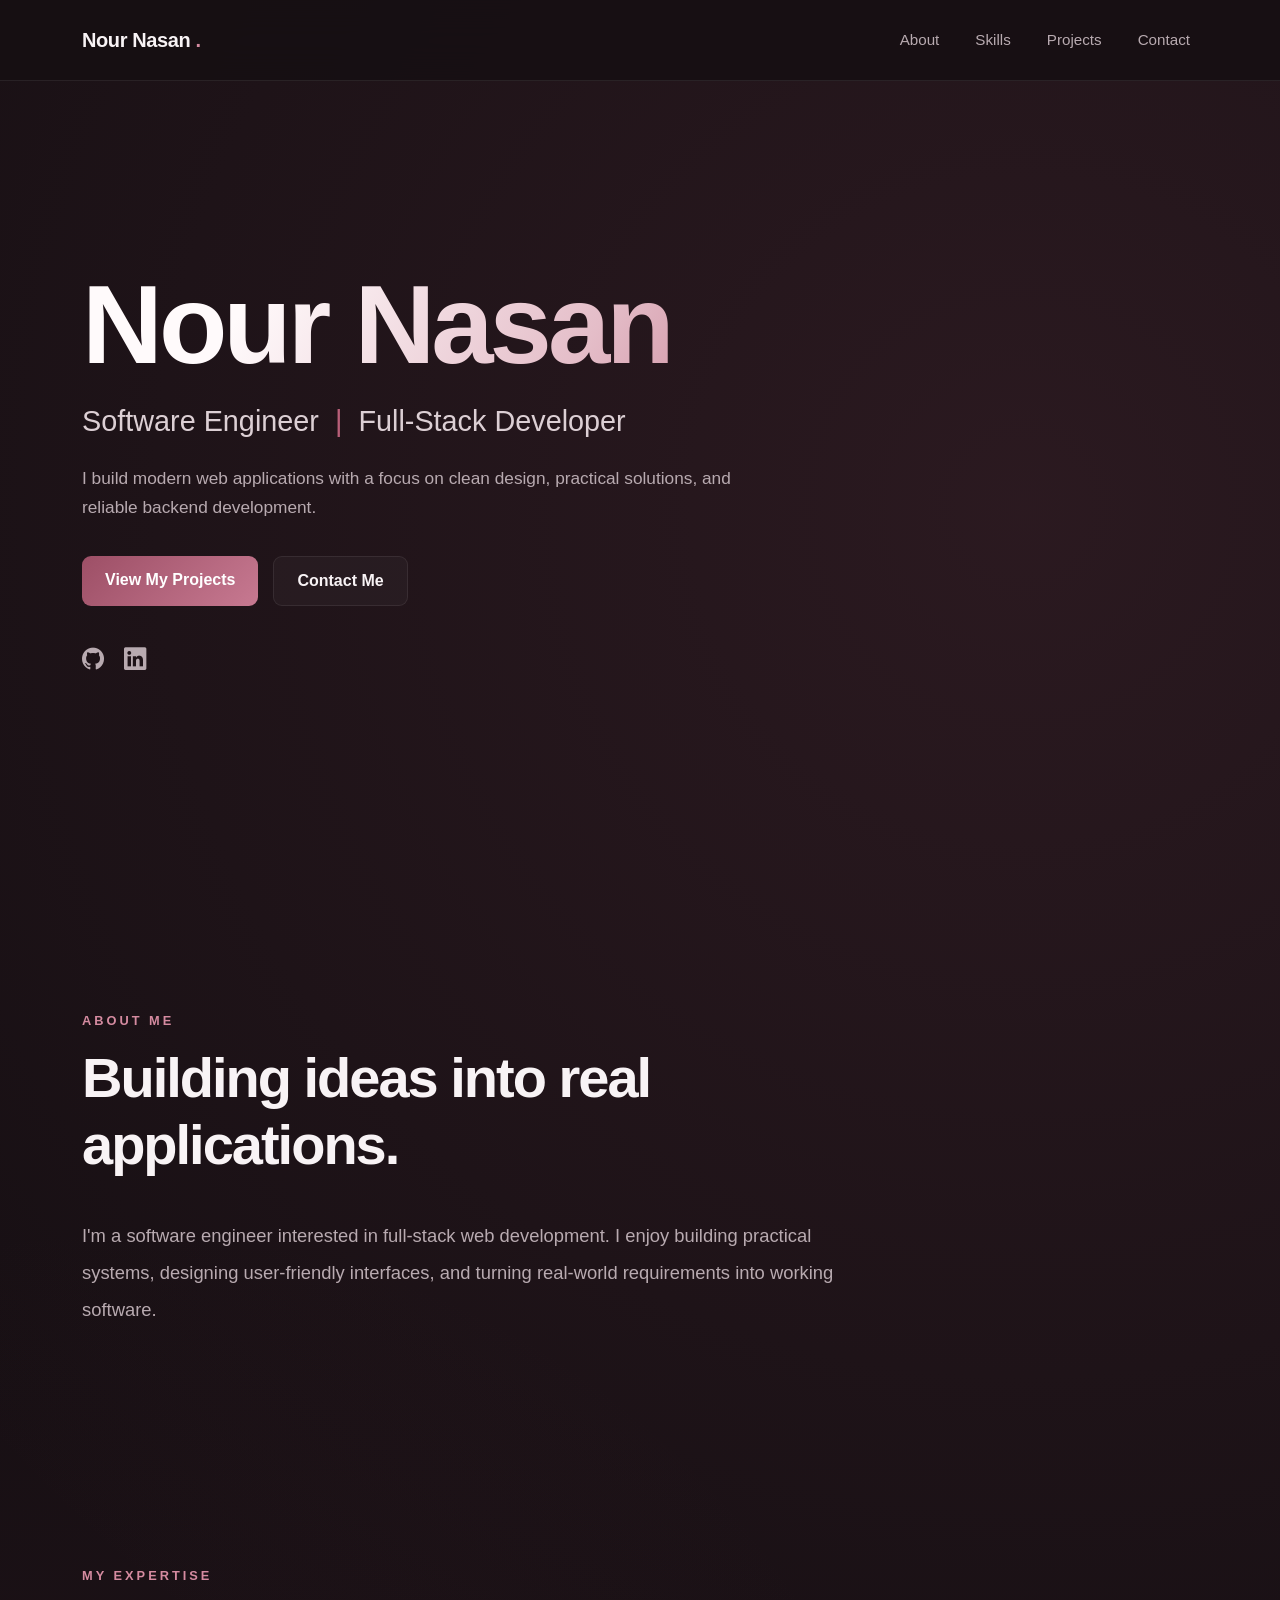
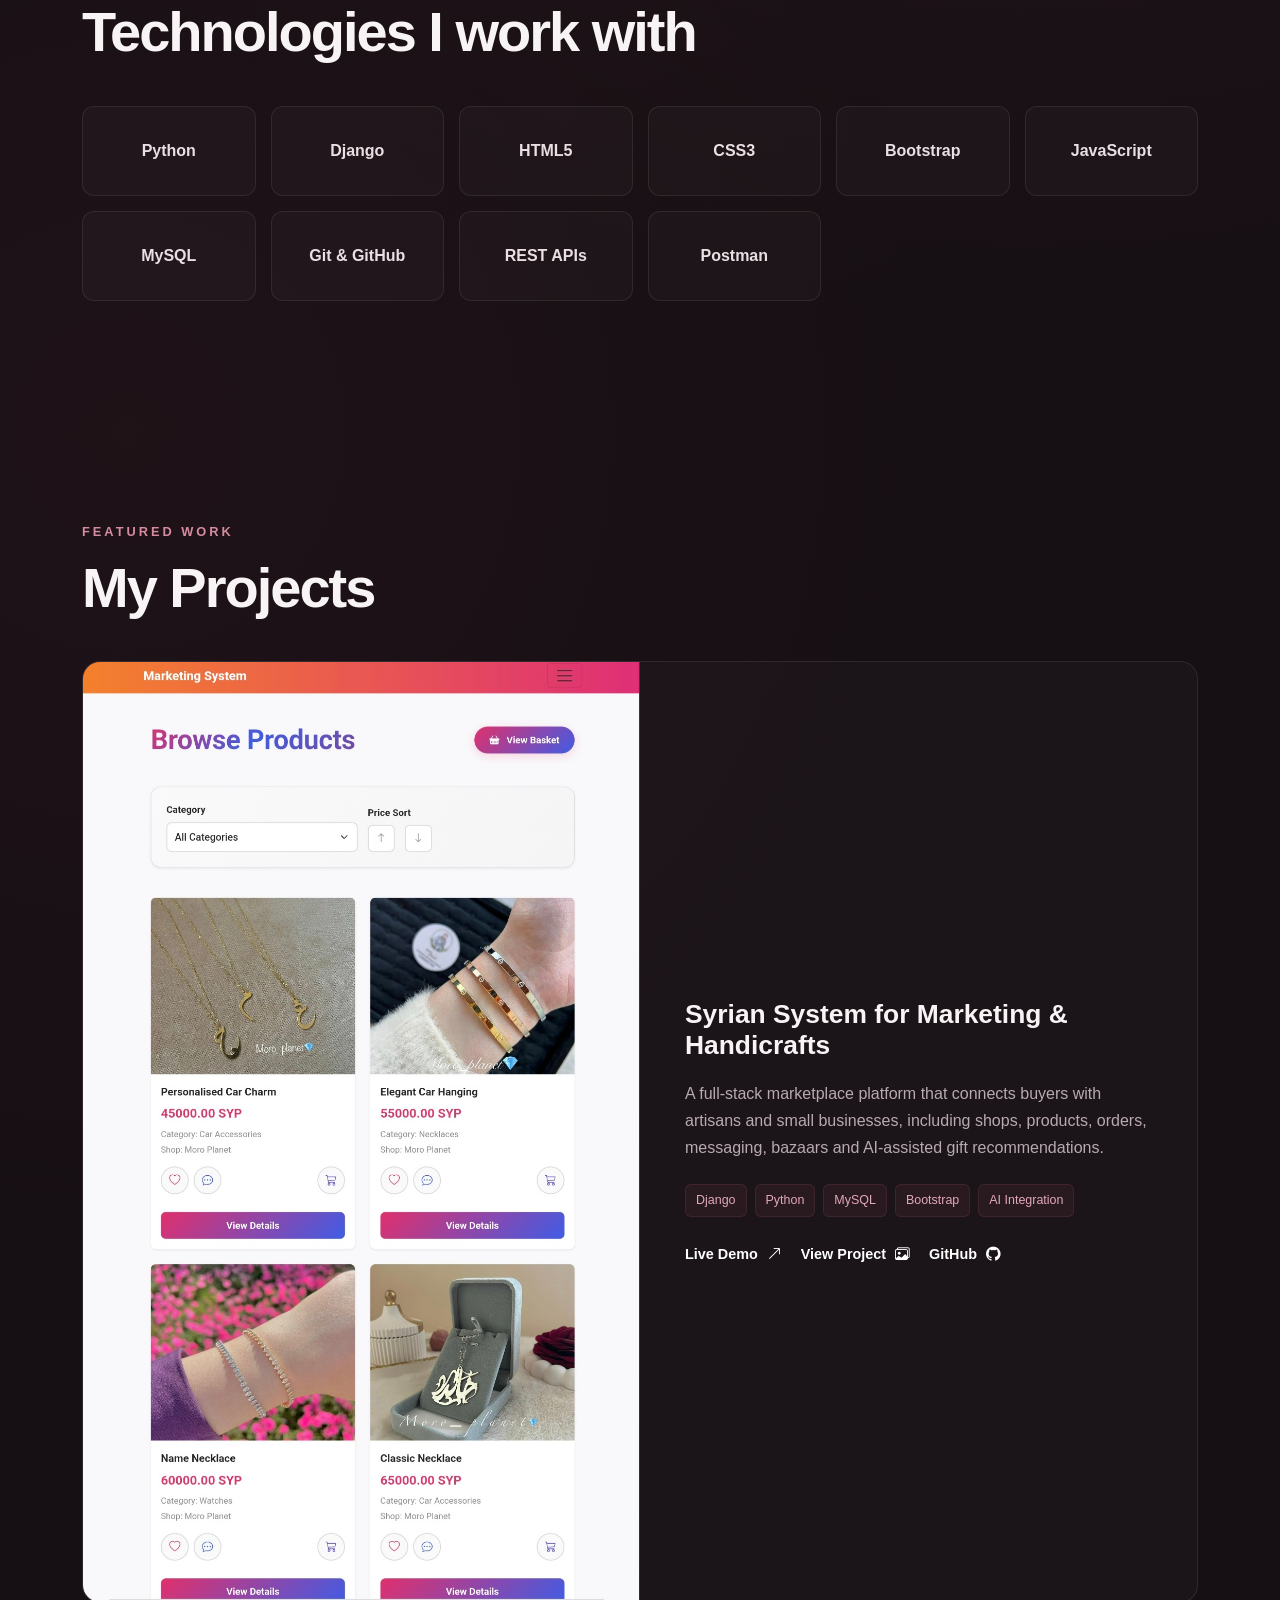
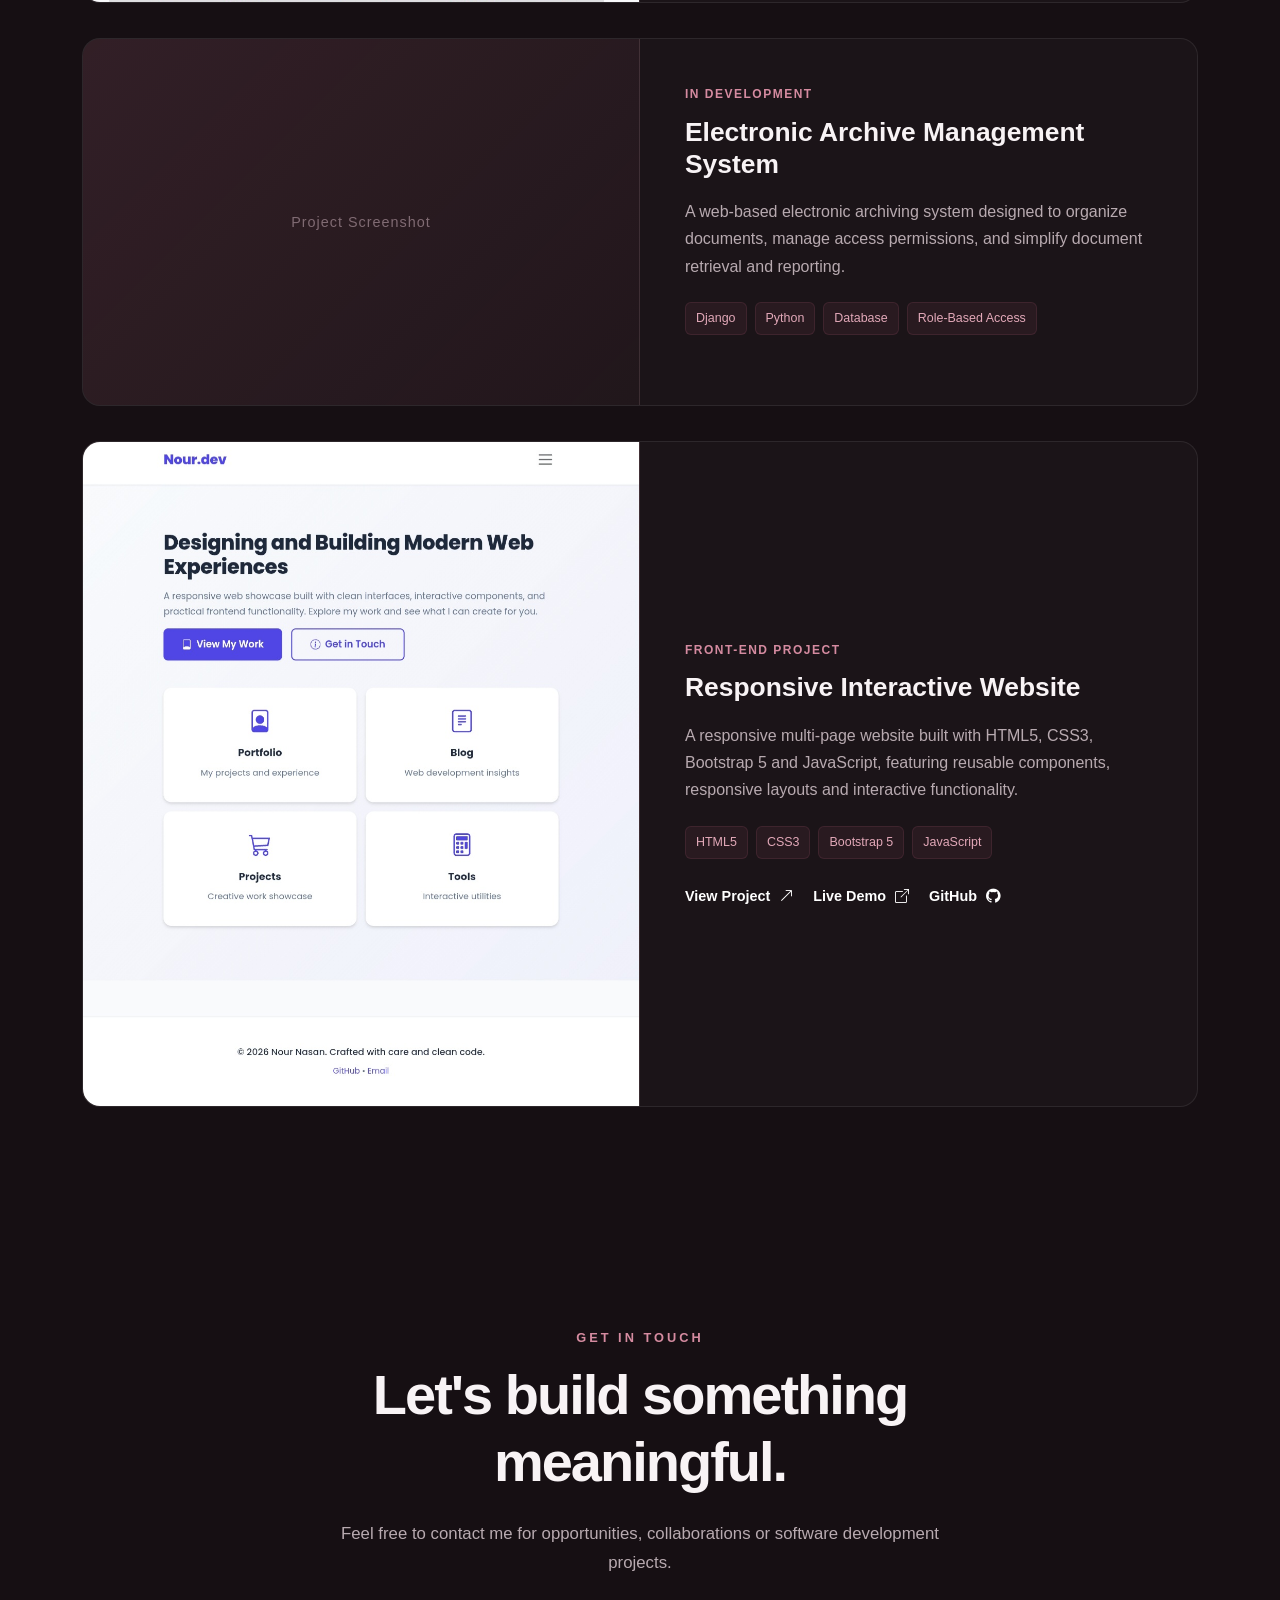
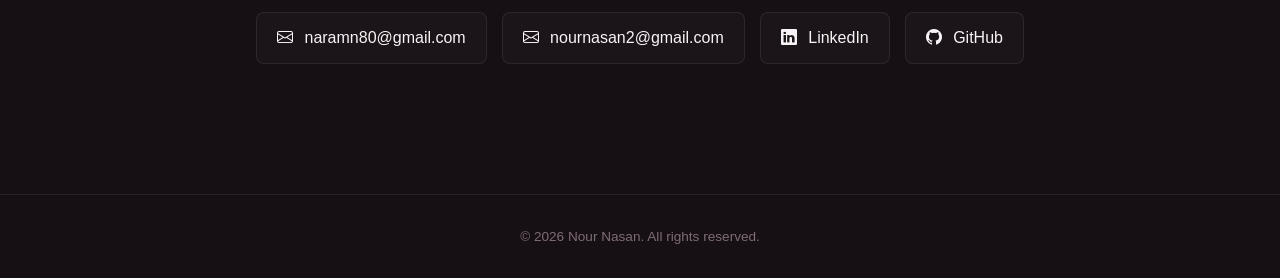
<file: index.html>
<!DOCTYPE html>
<html lang="en">
<head>
    <meta charset="UTF-8">
    <meta name="viewport" content="width=device-width, initial-scale=1.0">

    <title>Nour Nasan | Software Engineer</title>

    <meta
        name="description"
        content="Portfolio of Nour Nasan, Software Engineer and Full-Stack Developer."
    >

    <!-- Bootstrap -->
    <link
        href="https://cdn.jsdelivr.net/npm/bootstrap@5.3.3/dist/css/bootstrap.min.css"
        rel="stylesheet"
    >

    <!-- Bootstrap Icons -->
    <link
        rel="stylesheet"
        href="https://cdn.jsdelivr.net/npm/bootstrap-icons@1.11.3/font/bootstrap-icons.min.css"
    >

    <!-- Custom CSS -->
    <link rel="stylesheet" href="css/style.css?v=2">
</head>

<body>

    <!-- Navbar -->
    <nav class="navbar navbar-expand-lg fixed-top">
        <div class="container">

            <a class="navbar-brand" href="#home">
                Nour Nasan
            </a>

            <button
                class="navbar-toggler"
                type="button"
                data-bs-toggle="collapse"
                data-bs-target="#navbarNav"
            >
                <span class="navbar-toggler-icon"></span>
            </button>

            <div class="collapse navbar-collapse" id="navbarNav">

                <ul class="navbar-nav ms-auto">

                    <li class="nav-item">
                        <a class="nav-link" href="#about">About</a>
                    </li>

                    <li class="nav-item">
                        <a class="nav-link" href="#skills">Skills</a>
                    </li>

                    <li class="nav-item">
                        <a class="nav-link" href="#projects">Projects</a>
                    </li>

                    <li class="nav-item">
                        <a class="nav-link" href="#contact">Contact</a>
                    </li>

                </ul>

            </div>
        </div>
    </nav>


    <!-- Hero -->
    <section id="home" class="hero-section">

        <div class="container">

            <div class="hero-content">

                <h1>
                    Nour Nasan
                </h1>

                <h2>
                    Software Engineer
                    <span>|</span>
                    Full-Stack Developer
                </h2>

                <p class="hero-description">
                    I build modern web applications with a focus on
                    clean design, practical solutions, and reliable
                    backend development.
                </p>

                <div class="hero-buttons">

                    <a href="#projects" class="btn primary-btn">
                        View My Projects
                    </a>

                    <a href="#contact" class="btn secondary-btn">
                        Contact Me
                    </a>

                </div>

                <div class="hero-socials">

    <a
        href="https://github.com/Nour-Nasan"
        target="_blank"
        aria-label="GitHub"
    >
        <i class="bi bi-github"></i>
    </a>

    <a href="#" aria-label="LinkedIn">
        <i class="bi bi-linkedin"></i>
    </a>

</div>

            </div>

        </div>

    </section>


    <!-- About -->
    <section id="about" class="section">

        <div class="container">

            <p class="section-label">
                ABOUT ME
            </p>

            <h2 class="section-title">
                Building ideas into real applications.
            </h2>

            <p class="about-text">
                I'm a software engineer interested in full-stack web
                development. I enjoy building practical systems,
                designing user-friendly interfaces, and turning
                real-world requirements into working software.
            </p>

        </div>

    </section>


    <!-- Skills -->
    <section id="skills" class="section">

        <div class="container">

            <p class="section-label">
                MY EXPERTISE
            </p>

            <h2 class="section-title">
                Technologies I work with
            </h2>

            <div class="skills-grid">

                <div class="skill-card">Python</div>
                <div class="skill-card">Django</div>
                <div class="skill-card">HTML5</div>
                <div class="skill-card">CSS3</div>
                <div class="skill-card">Bootstrap</div>
                <div class="skill-card">JavaScript</div>
                <div class="skill-card">MySQL</div>
                <div class="skill-card">Git & GitHub</div>
                <div class="skill-card">REST APIs</div>
                <div class="skill-card">Postman</div>

            </div>

        </div>

    </section>


    <!-- Projects -->
    <section id="projects" class="section">

        <div class="container">

            <p class="section-label">
                FEATURED WORK
            </p>

            <h2 class="section-title">
                My Projects
            </h2>

            <div class="projects-grid">

                <!-- Project 1 -->
                <article class="project-card">

                    <div class="project-image">
    <img
        src="assets/images/marketing-system/products.jpg"
        alt="Syrian System for Marketing and Handicrafts"
        class="project-cover"
    >
</div>

                    <div class="project-content">


                        <h3>
                            Syrian System for Marketing & Handicrafts
                        </h3>

                        <p>
                            A full-stack marketplace platform that
                            connects buyers with artisans and small
                            businesses, including shops, products,
                            orders, messaging, bazaars and AI-assisted
                            gift recommendations.
                        </p>

                        <div class="project-tech">
                            <span>Django</span>
                            <span>Python</span>
                            <span>MySQL</span>
                            <span>Bootstrap</span>
                            <span>AI Integration</span>
                        </div>

                    <div class="project-links">

    <a
        href="https://marketingsystem.onrender.com"
        target="_blank"
        class="project-link"
    >
        Live Demo
        <i class="bi bi-arrow-up-right"></i>
    </a>

    <a
        href="projects/marketing-system.html"
        class="project-link"
    >
        View Project
        <i class="bi bi-images"></i>
    </a>

    <a
        href="https://github.com/Nour-Nasan/marketingsystem"
        target="_blank"
        class="project-link"
    >
        GitHub
        <i class="bi bi-github"></i>
    </a>

                    </div>

                    </div>

                </article>


                <!-- Project 2 -->
                <article class="project-card">

                    <div class="project-image">
                        <div class="image-placeholder">
                            Project Screenshot
                        </div>
                    </div>

                    <div class="project-content">

                        <span class="project-type">
                            In Development
                        </span>

                        <h3>
                            Electronic Archive Management System
                        </h3>

                        <p>
                            A web-based electronic archiving system
                            designed to organize documents, manage
                            access permissions, and simplify document
                            retrieval and reporting.
                        </p>

                        <div class="project-tech">
                            <span>Django</span>
                            <span>Python</span>
                            <span>Database</span>
                            <span>Role-Based Access</span>
                        </div>

                    </div>

                </article>


               <!-- Project 3 -->
<article class="project-card">

    <div class="project-image project-cover">
        <img
            src="assets/images/responsive-website/Home desktop.jpg"
            alt="Responsive Interactive Website"
        >
    </div>

    <div class="project-content">

        <span class="project-type">
            Front-End Project
        </span>

        <h3>
            Responsive Interactive Website
        </h3>

        <p>
            A responsive multi-page website built with HTML5, CSS3,
            Bootstrap 5 and JavaScript, featuring reusable components,
            responsive layouts and interactive functionality.
        </p>

        <div class="project-tech">
            <span>HTML5</span>
            <span>CSS3</span>
            <span>Bootstrap 5</span>
            <span>JavaScript</span>
        </div>

        <div class="project-links">

            <a
                href="projects/responsive-website.html"
                class="project-link"
            >
                View Project
                <i class="bi bi-arrow-up-right"></i>
            </a>

            <a
                href="https://nour-nasan.github.io/interactive-web-task/"
                target="_blank"
                rel="noopener noreferrer"
                class="project-link"
            >
                Live Demo
                <i class="bi bi-box-arrow-up-right"></i>
            </a>

            <a
                href="https://github.com/Nour-Nasan/interactive-web-task"
                target="_blank"
                rel="noopener noreferrer"
                class="project-link"
            >
                GitHub
                <i class="bi bi-github"></i>
            </a>

        </div>

    </div>

</article> 

            </div>

        </div>

    </section>


    <!-- Contact -->
    <section id="contact" class="section contact-section">

        <div class="container">

            <p class="section-label">
                GET IN TOUCH
            </p>

            <h2 class="section-title">
                Let's build something meaningful.
            </h2>

            <p class="contact-text">
                Feel free to contact me for opportunities,
                collaborations or software development projects.
            </p>

<div class="contact-links">

    <a href="mailto:naramn80@gmail.com">
        <i class="bi bi-envelope"></i>
        naramn80@gmail.com
    </a>

    <a href="mailto:nournasan2@gmail.com">
        <i class="bi bi-envelope"></i>
        nournasan2@gmail.com
    </a>

    <a href="#">
        <i class="bi bi-linkedin"></i>
        LinkedIn
    </a>

    <a
        href="https://github.com/Nour-Nasan"
        target="_blank"
    >
        <i class="bi bi-github"></i>
        GitHub
    </a>

</div>
        </div>

    </section>


    <!-- Footer -->
    <footer>

        <div class="container">

            <p>
                © 2026 Nour Nasan. All rights reserved.
            </p>

        </div>

    </footer>


    <!-- Bootstrap JS -->
    <script
        src="https://cdn.jsdelivr.net/npm/bootstrap@5.3.3/dist/js/bootstrap.bundle.min.js">
    </script>

    <!-- Custom JS -->
    <script src="js/script.js"></script>

</body>
</html>
</file>
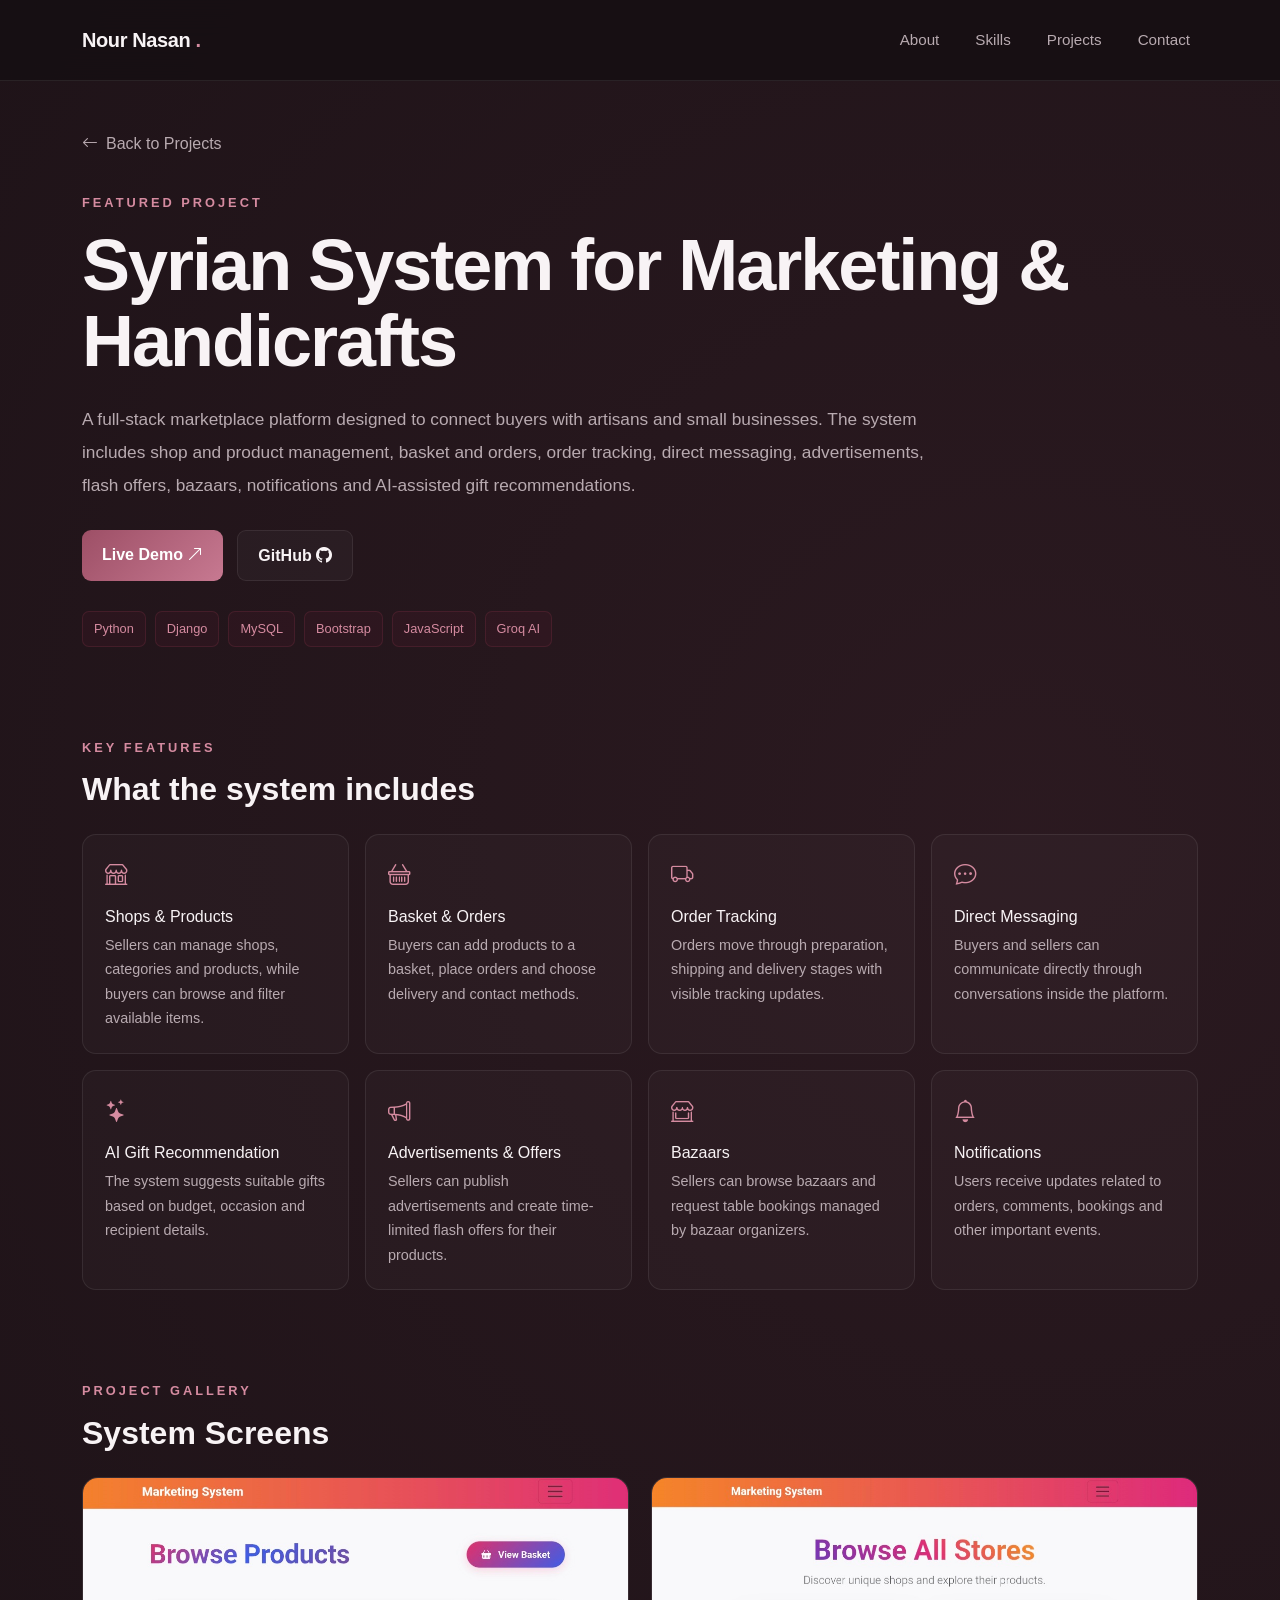
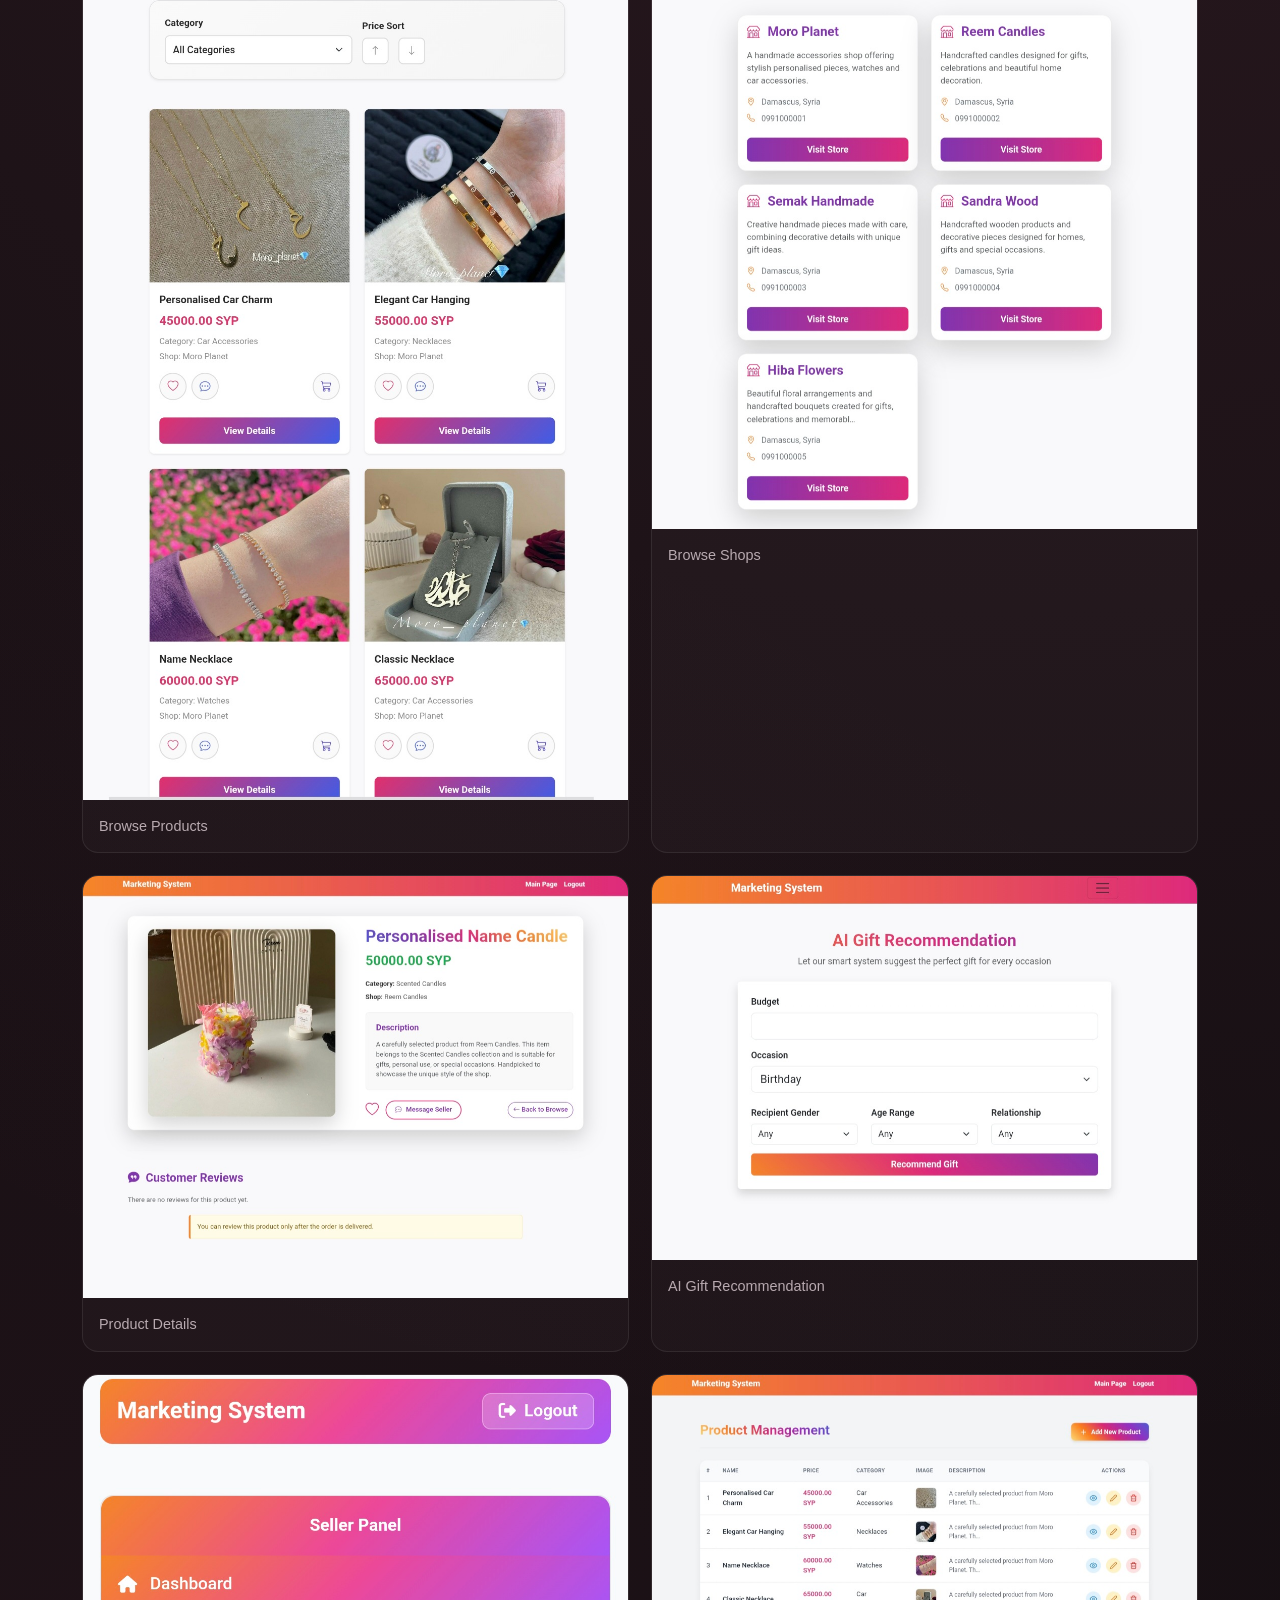
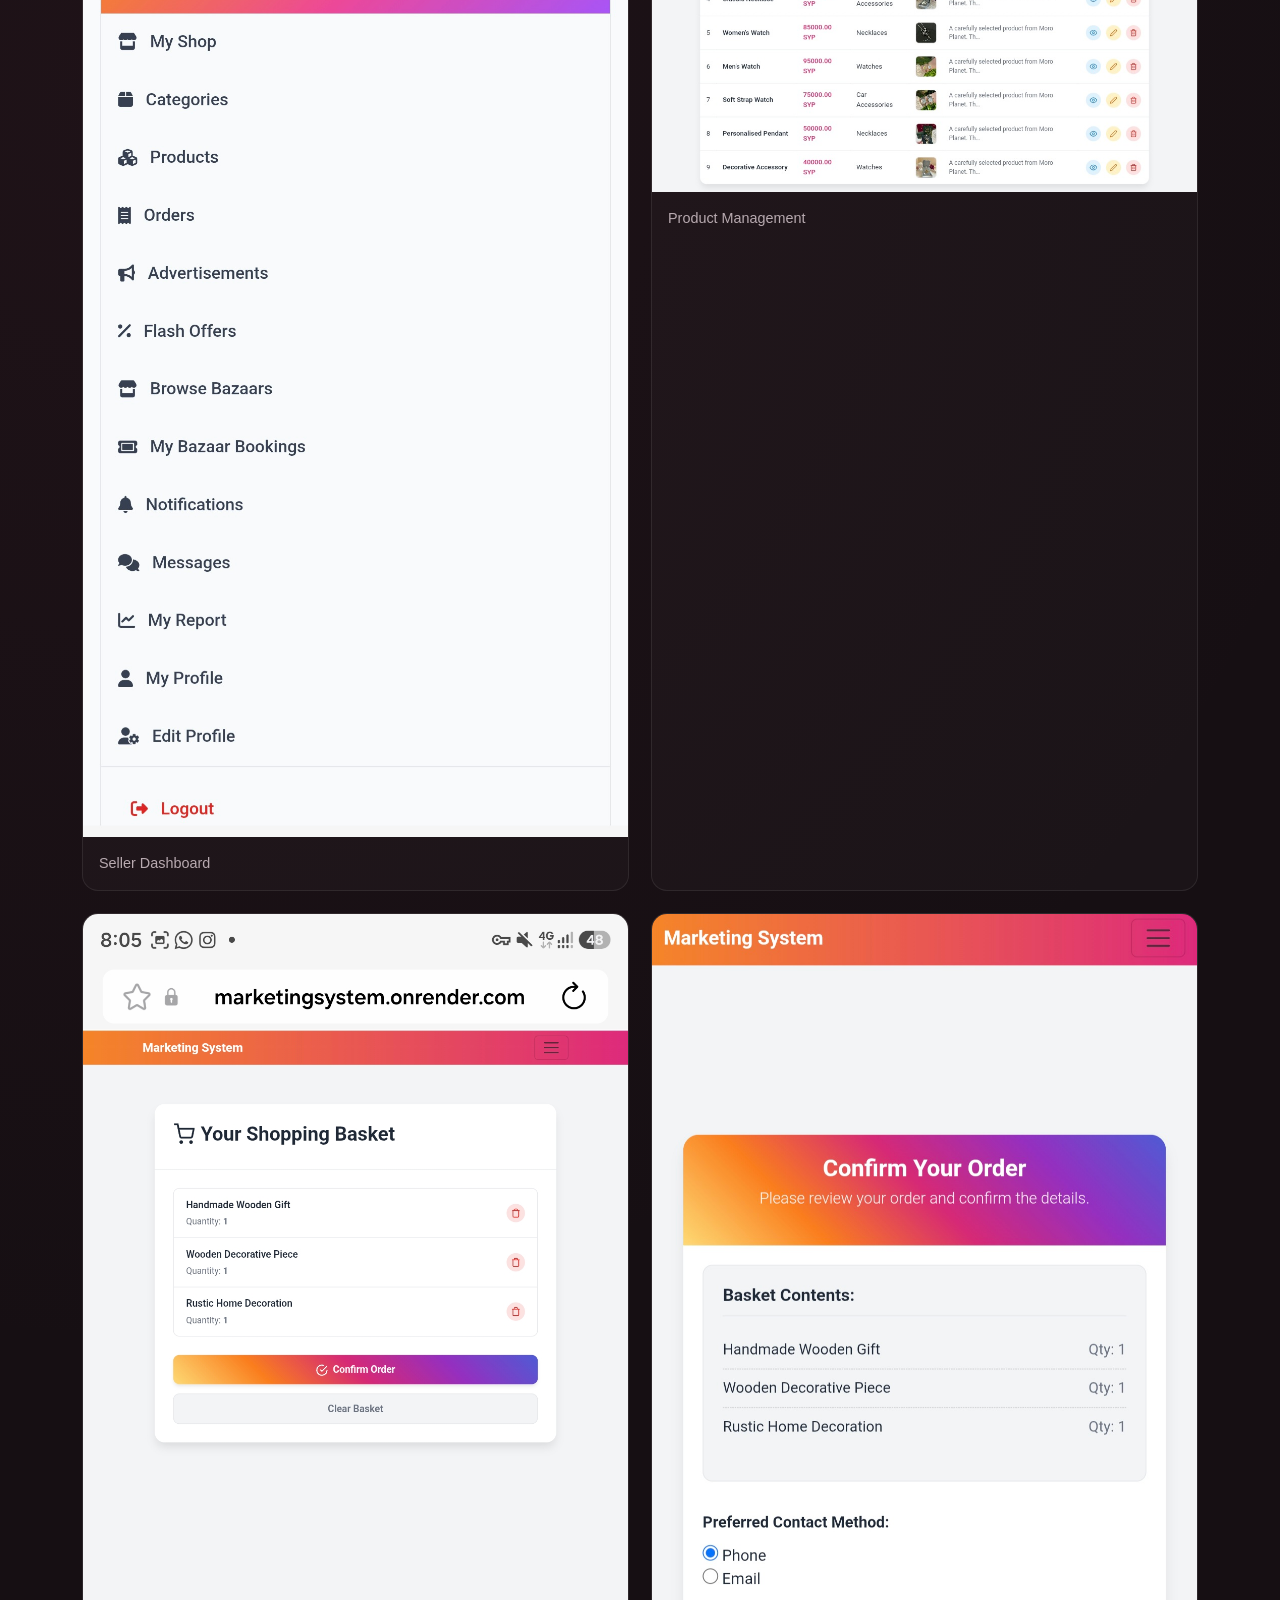
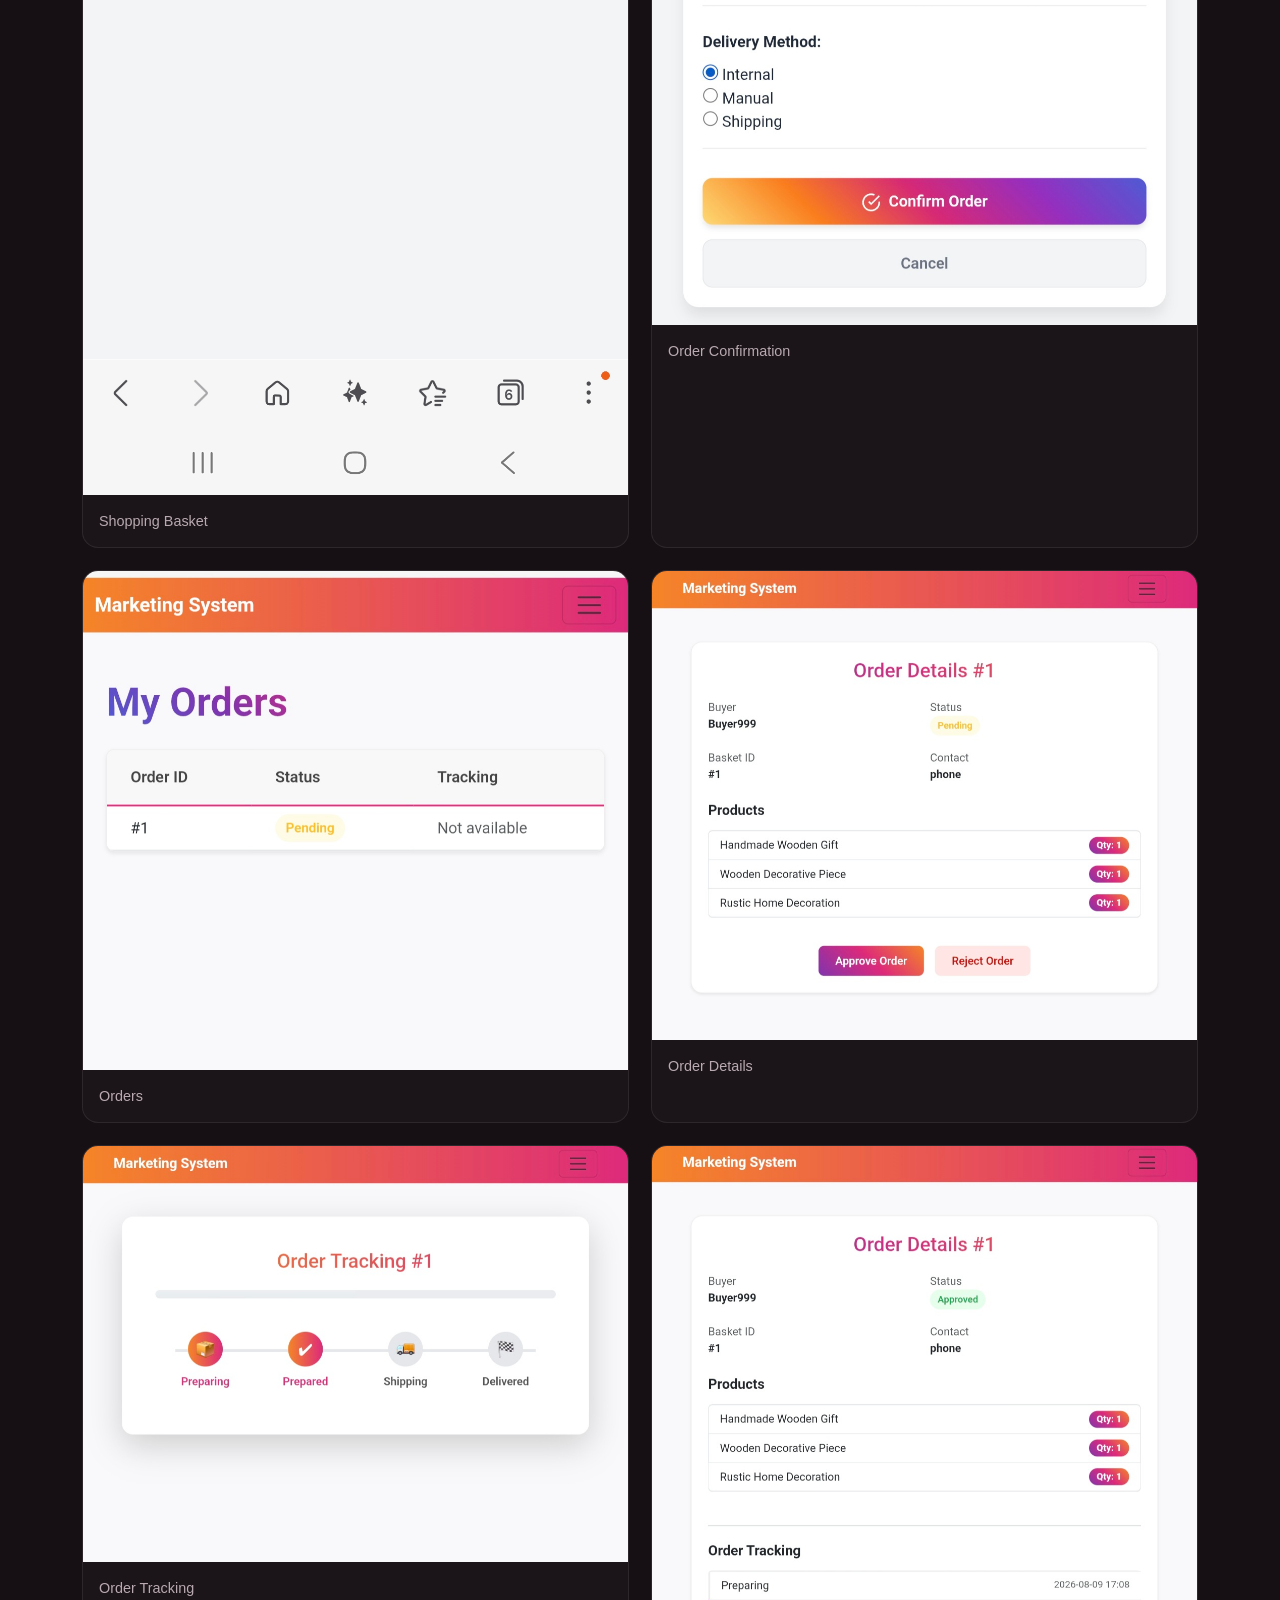
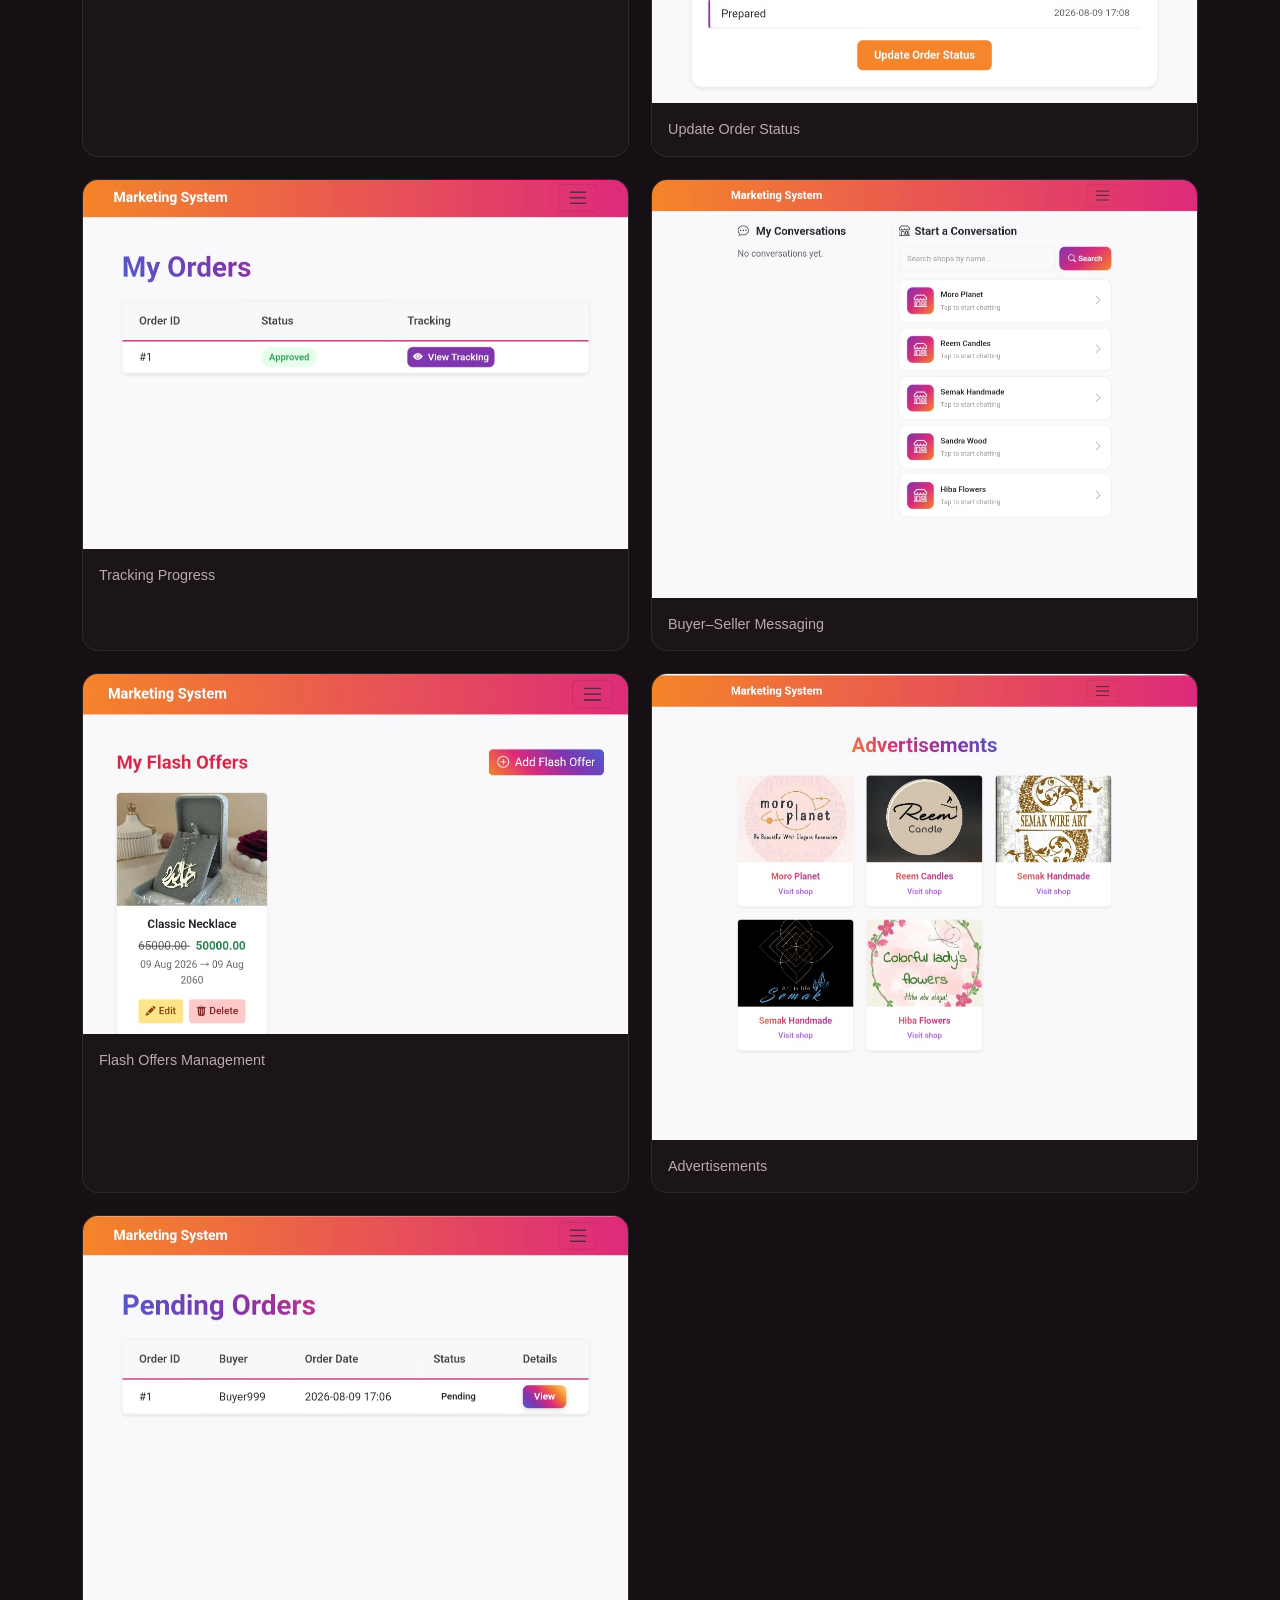
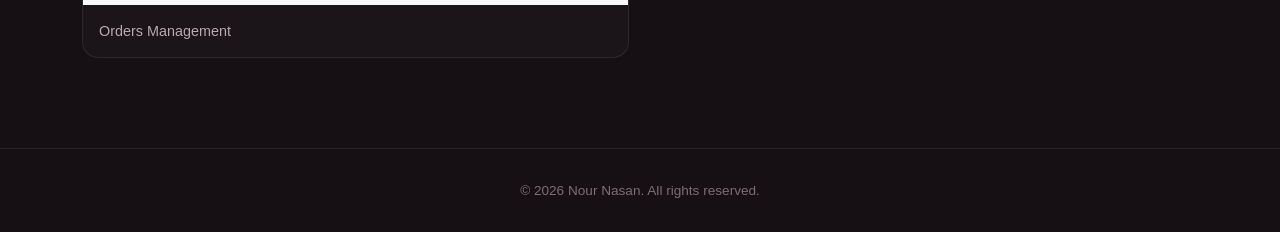
<file: projects/marketing-system.html>
<!DOCTYPE html>
<html lang="en">
<head>
    <meta charset="UTF-8">
    <meta name="viewport" content="width=device-width, initial-scale=1.0">

    <title>Syrian System for Marketing & Handicrafts | Nour Nasan</title>

    <meta
        name="description"
        content="Detailed showcase of the Syrian System for Marketing and Handicrafts developed by Nour Nasan."
    >

    <!-- Bootstrap -->
    <link
        href="https://cdn.jsdelivr.net/npm/bootstrap@5.3.3/dist/css/bootstrap.min.css"
        rel="stylesheet"
    >

    <!-- Bootstrap Icons -->
    <link
        rel="stylesheet"
        href="https://cdn.jsdelivr.net/npm/bootstrap-icons@1.11.3/font/bootstrap-icons.min.css"
    >

    <!-- Main Portfolio CSS -->
    <link rel="stylesheet" href="../css/style.css">

    <style>
        .project-page {
            padding: 130px 0 90px;
        }

        .project-page-header {
            margin-bottom: 70px;
        }

        .project-page-label {
            color: var(--accent-light);
            font-size: 0.8rem;
            font-weight: 700;
            letter-spacing: 3px;
            margin-bottom: 14px;
        }

        .project-page-title {
            font-size: clamp(2.3rem, 6vw, 4.5rem);
            font-weight: 800;
            letter-spacing: -2px;
            line-height: 1.05;
            margin-bottom: 24px;
        }

        .project-page-description {
            max-width: 850px;
            color: var(--text-secondary);
            font-size: 1.08rem;
            line-height: 1.9;
            margin-bottom: 28px;
        }

        .project-actions {
            display: flex;
            gap: 14px;
            flex-wrap: wrap;
            margin-bottom: 30px;
        }

        .project-actions a {
            padding: 11px 20px;
            border-radius: 9px;
            font-weight: 600;
            transition: 0.3s ease;
        }

        .project-actions .live-btn {
            background: var(--gradient);
            color: white;
            border: none;
        }

        .project-actions .github-btn {
            border: 1px solid var(--border);
            color: var(--text);
            background: rgba(255, 255, 255, 0.03);
        }

        .project-actions a:hover {
            transform: translateY(-3px);
        }

        .project-actions .live-btn:hover {
            color: white;
            box-shadow: 0 10px 30px rgba(128, 34, 58, 0.25);
        }

        .project-actions .github-btn:hover {
            color: var(--accent-light);
            border-color: rgba(166, 61, 87, 0.45);
            background: rgba(128, 34, 58, 0.08);
        }

        .project-tech-list {
            display: flex;
            flex-wrap: wrap;
            gap: 9px;
        }

        .project-tech-list span {
            padding: 6px 11px;
            border-radius: 7px;
            font-size: 0.8rem;

            color: var(--accent-light);

            background: rgba(128, 34, 58, 0.10);

            border: 1px solid rgba(166, 61, 87, 0.20);
        }

        .showcase-section {
            margin-top: 90px;
        }

        .showcase-title {
            font-size: 2rem;
            font-weight: 700;
            margin-bottom: 25px;
        }

        .feature-grid {
            display: grid;
            grid-template-columns: repeat(auto-fit, minmax(220px, 1fr));
            gap: 16px;
        }

        .feature-card {
            padding: 22px;

            background: rgba(255, 255, 255, 0.025);

            border: 1px solid var(--border);

            border-radius: 14px;

            transition: 0.3s ease;
        }

        .feature-card:hover {
            transform: translateY(-4px);

            background: rgba(128, 34, 58, 0.06);

            border-color: rgba(166, 61, 87, 0.28);
        }

        .feature-card i {
            font-size: 1.4rem;
            color: var(--accent-light);
            margin-bottom: 12px;
            display: inline-block;
        }

        .feature-card h3 {
            font-size: 1rem;
            margin-bottom: 7px;
        }

        .feature-card p {
            margin: 0;
            color: var(--text-secondary);
            font-size: 0.9rem;
            line-height: 1.7;
        }

        .gallery-grid {
            display: grid;
            grid-template-columns: repeat(2, 1fr);
            gap: 22px;
        }

        .gallery-item {
            background: rgba(255, 255, 255, 0.025);

            border: 1px solid var(--border);

            border-radius: 16px;

            overflow: hidden;

            transition: 0.3s ease;
        }

        .gallery-item:hover {
            transform: translateY(-4px);

            border-color: rgba(166, 61, 87, 0.30);

            box-shadow: 0 18px 45px rgba(0, 0, 0, 0.20);
        }

        .gallery-item img {
            width: 100%;
            display: block;
            object-fit: cover;
        }

        .gallery-caption {
            padding: 14px 16px;
            color: var(--text-secondary);
            font-size: 0.9rem;
        }

        .back-link {
            display: inline-flex;
            align-items: center;
            gap: 8px;

            color: var(--text-secondary);

            margin-bottom: 35px;

            font-weight: 500;

            transition: 0.3s ease;
        }

        .back-link:hover {
            color: var(--accent-light);
            transform: translateX(-3px);
        }

        @media (max-width: 768px) {
            .gallery-grid {
                grid-template-columns: 1fr;
            }

            .project-page {
                padding-top: 110px;
            }
        }
    </style>
</head>

<body>

    <!-- Navbar -->
    <nav class="navbar navbar-expand-lg fixed-top">
        <div class="container">

            <a class="navbar-brand" href="../index.html">
                Nour Nasan
            </a>

            <button
                class="navbar-toggler"
                type="button"
                data-bs-toggle="collapse"
                data-bs-target="#navbarNav"
            >
                <span class="navbar-toggler-icon"></span>
            </button>

            <div class="collapse navbar-collapse" id="navbarNav">

                <ul class="navbar-nav ms-auto">

                    <li class="nav-item">
                        <a class="nav-link" href="../index.html#about">About</a>
                    </li>

                    <li class="nav-item">
                        <a class="nav-link" href="../index.html#skills">Skills</a>
                    </li>

                    <li class="nav-item">
                        <a class="nav-link" href="../index.html#projects">Projects</a>
                    </li>

                    <li class="nav-item">
                        <a class="nav-link" href="../index.html#contact">Contact</a>
                    </li>

                </ul>

            </div>
        </div>
    </nav>


    <main class="project-page">

        <div class="container">

            <a href="../index.html#projects" class="back-link">
                <i class="bi bi-arrow-left"></i>
                Back to Projects
            </a>

            <!-- Header -->
            <section class="project-page-header">

                <p class="project-page-label">
                    FEATURED PROJECT
                </p>

                <h1 class="project-page-title">
                    Syrian System for Marketing & Handicrafts
                </h1>

                <p class="project-page-description">
                    A full-stack marketplace platform designed to connect
                    buyers with artisans and small businesses. The system
                    includes shop and product management, basket and orders,
                    order tracking, direct messaging, advertisements,
                    flash offers, bazaars, notifications and AI-assisted
                    gift recommendations.
                </p>

                <div class="project-actions">

                    <a
                        href="https://marketingsystem.onrender.com"
                        target="_blank"
                        class="live-btn"
                    >
                        Live Demo
                        <i class="bi bi-arrow-up-right"></i>
                    </a>

                    <a
                        href="https://github.com/Nour-Nasan/marketingsystem"
                        target="_blank"
                        class="github-btn"
                    >
                        GitHub
                        <i class="bi bi-github"></i>
                    </a>

                </div>

                <div class="project-tech-list">
                    <span>Python</span>
                    <span>Django</span>
                    <span>MySQL</span>
                    <span>Bootstrap</span>
                    <span>JavaScript</span>
                    <span>Groq AI</span>
                </div>

            </section>


            <!-- Features -->
            <section class="showcase-section">

                <p class="section-label">
                    KEY FEATURES
                </p>

                <h2 class="showcase-title">
                    What the system includes
                </h2>

                <div class="feature-grid">

                    <div class="feature-card">
                        <i class="bi bi-shop"></i>
                        <h3>Shops & Products</h3>
                        <p>
                            Sellers can manage shops, categories and products,
                            while buyers can browse and filter available items.
                        </p>
                    </div>

                    <div class="feature-card">
                        <i class="bi bi-basket"></i>
                        <h3>Basket & Orders</h3>
                        <p>
                            Buyers can add products to a basket, place orders
                            and choose delivery and contact methods.
                        </p>
                    </div>

                    <div class="feature-card">
                        <i class="bi bi-truck"></i>
                        <h3>Order Tracking</h3>
                        <p>
                            Orders move through preparation, shipping and
                            delivery stages with visible tracking updates.
                        </p>
                    </div>

                    <div class="feature-card">
                        <i class="bi bi-chat-dots"></i>
                        <h3>Direct Messaging</h3>
                        <p>
                            Buyers and sellers can communicate directly
                            through conversations inside the platform.
                        </p>
                    </div>

                    <div class="feature-card">
                        <i class="bi bi-stars"></i>
                        <h3>AI Gift Recommendation</h3>
                        <p>
                            The system suggests suitable gifts based on budget,
                            occasion and recipient details.
                        </p>
                    </div>

                    <div class="feature-card">
                        <i class="bi bi-megaphone"></i>
                        <h3>Advertisements & Offers</h3>
                        <p>
                            Sellers can publish advertisements and create
                            time-limited flash offers for their products.
                        </p>
                    </div>

                    <div class="feature-card">
                        <i class="bi bi-shop-window"></i>
                        <h3>Bazaars</h3>
                        <p>
                            Sellers can browse bazaars and request table
                            bookings managed by bazaar organizers.
                        </p>
                    </div>

                    <div class="feature-card">
                        <i class="bi bi-bell"></i>
                        <h3>Notifications</h3>
                        <p>
                            Users receive updates related to orders,
                            comments, bookings and other important events.
                        </p>
                    </div>

                </div>

            </section>


            <!-- Gallery -->
            <section class="showcase-section">

                <p class="section-label">
                    PROJECT GALLERY
                </p>

                <h2 class="showcase-title">
                    System Screens
                </h2>

                <div class="gallery-grid">

                    <div class="gallery-item">
                        <img src="../assets/images/marketing-system/products.jpg" alt="Browse products">
                        <div class="gallery-caption">Browse Products</div>
                    </div>

                    <div class="gallery-item">
                        <img src="../assets/images/marketing-system/Shops.jpg" alt="Browse shops">
                        <div class="gallery-caption">Browse Shops</div>
                    </div>

                    <div class="gallery-item">
                        <img src="../assets/images/marketing-system/Product details.jpg" alt="Product details">
                        <div class="gallery-caption">Product Details</div>
                    </div>

                    <div class="gallery-item">
                        <img src="../assets/images/marketing-system/Ai gift recommendation.jpg" alt="AI gift recommendation">
                        <div class="gallery-caption">AI Gift Recommendation</div>
                    </div>

                    <div class="gallery-item">
                        <img src="../assets/images/marketing-system/Seller dashboard.jpg" alt="Seller dashboard">
                        <div class="gallery-caption">Seller Dashboard</div>
                    </div>

                    <div class="gallery-item">
                        <img src="../assets/images/marketing-system/Products management.jpg" alt="Product management">
                        <div class="gallery-caption">Product Management</div>
                    </div>

                    <div class="gallery-item">
                        <img src="../assets/images/marketing-system/Basket.jpg" alt="Basket">
                        <div class="gallery-caption">Shopping Basket</div>
                    </div>

                    <div class="gallery-item">
                        <img src="../assets/images/marketing-system/Confirm order.jpg" alt="Confirm order">
                        <div class="gallery-caption">Order Confirmation</div>
                    </div>

                    <div class="gallery-item">
                        <img src="../assets/images/marketing-system/Orders.jpg" alt="Orders">
                        <div class="gallery-caption">Orders</div>
                    </div>

                    <div class="gallery-item">
                        <img src="../assets/images/marketing-system/Order details.jpg" alt="Order details">
                        <div class="gallery-caption">Order Details</div>
                    </div>

                    <div class="gallery-item">
                        <img src="../assets/images/marketing-system/Order tracking.jpg" alt="Order tracking">
                        <div class="gallery-caption">Order Tracking</div>
                    </div>

                    <div class="gallery-item">
                        <img src="../assets/images/marketing-system/Update order status.jpg" alt="Update order status">
                        <div class="gallery-caption">Update Order Status</div>
                    </div>

                    <div class="gallery-item">
                        <img src="../assets/images/marketing-system/View tracking.jpg" alt="View tracking">
                        <div class="gallery-caption">Tracking Progress</div>
                    </div>

                    <div class="gallery-item">
                        <img src="../assets/images/marketing-system/Chat.jpg" alt="Direct messaging">
                        <div class="gallery-caption">Buyer–Seller Messaging</div>
                    </div>

                    <div class="gallery-item">
                        <img src="../assets/images/marketing-system/Flash offers management.jpg" alt="Flash offers">
                        <div class="gallery-caption">Flash Offers Management</div>
                    </div>

                    <div class="gallery-item">
                        <img src="../assets/images/marketing-system/Advertisements.jpg" alt="Advertisements">
                        <div class="gallery-caption">Advertisements</div>
                    </div>

                    <div class="gallery-item">
                        <img src="../assets/images/marketing-system/Orders management.jpg" alt="Orders management">
                        <div class="gallery-caption">Orders Management</div>
                    </div>

                </div>

            </section>

        </div>

    </main>


    <footer>
        <div class="container">
            <p>
                © 2026 Nour Nasan. All rights reserved.
            </p>
        </div>
    </footer>


    <script
        src="https://cdn.jsdelivr.net/npm/bootstrap@5.3.3/dist/js/bootstrap.bundle.min.js">
    </script>

</body>
</html>
</file>
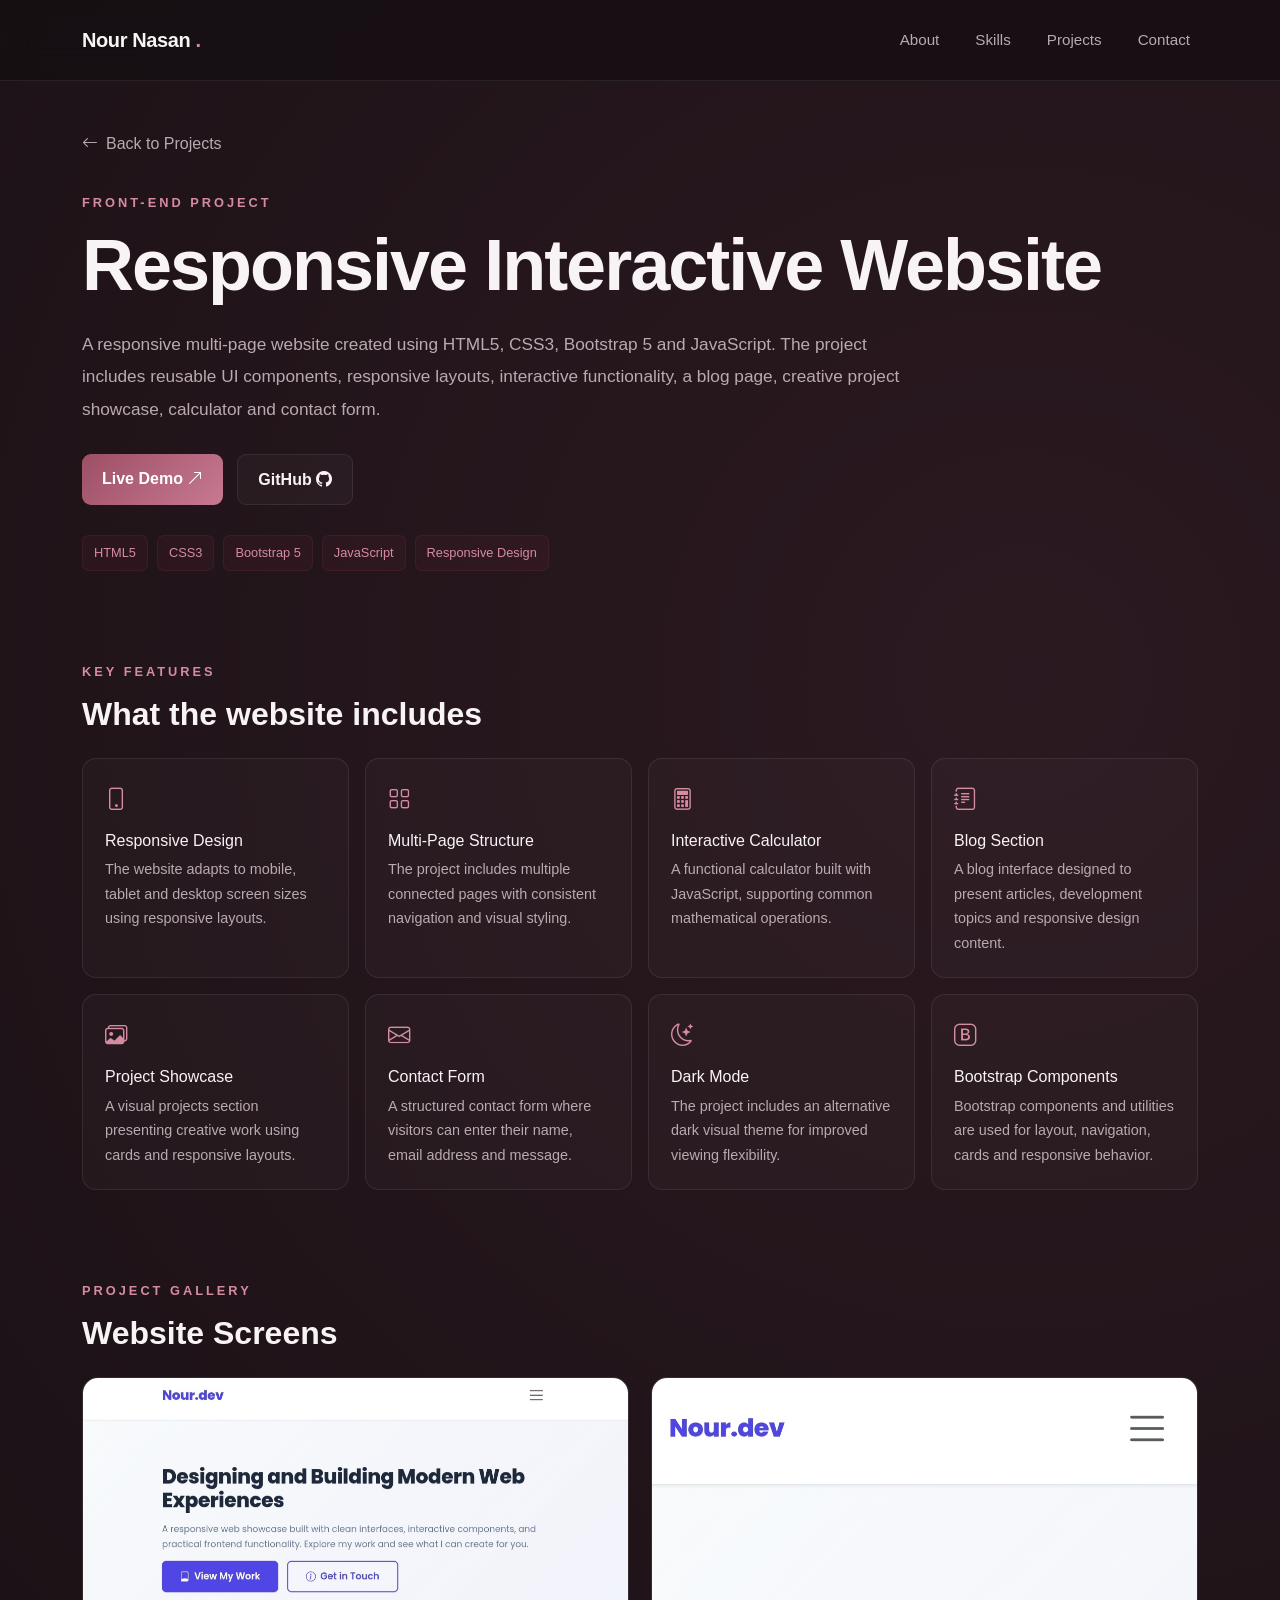
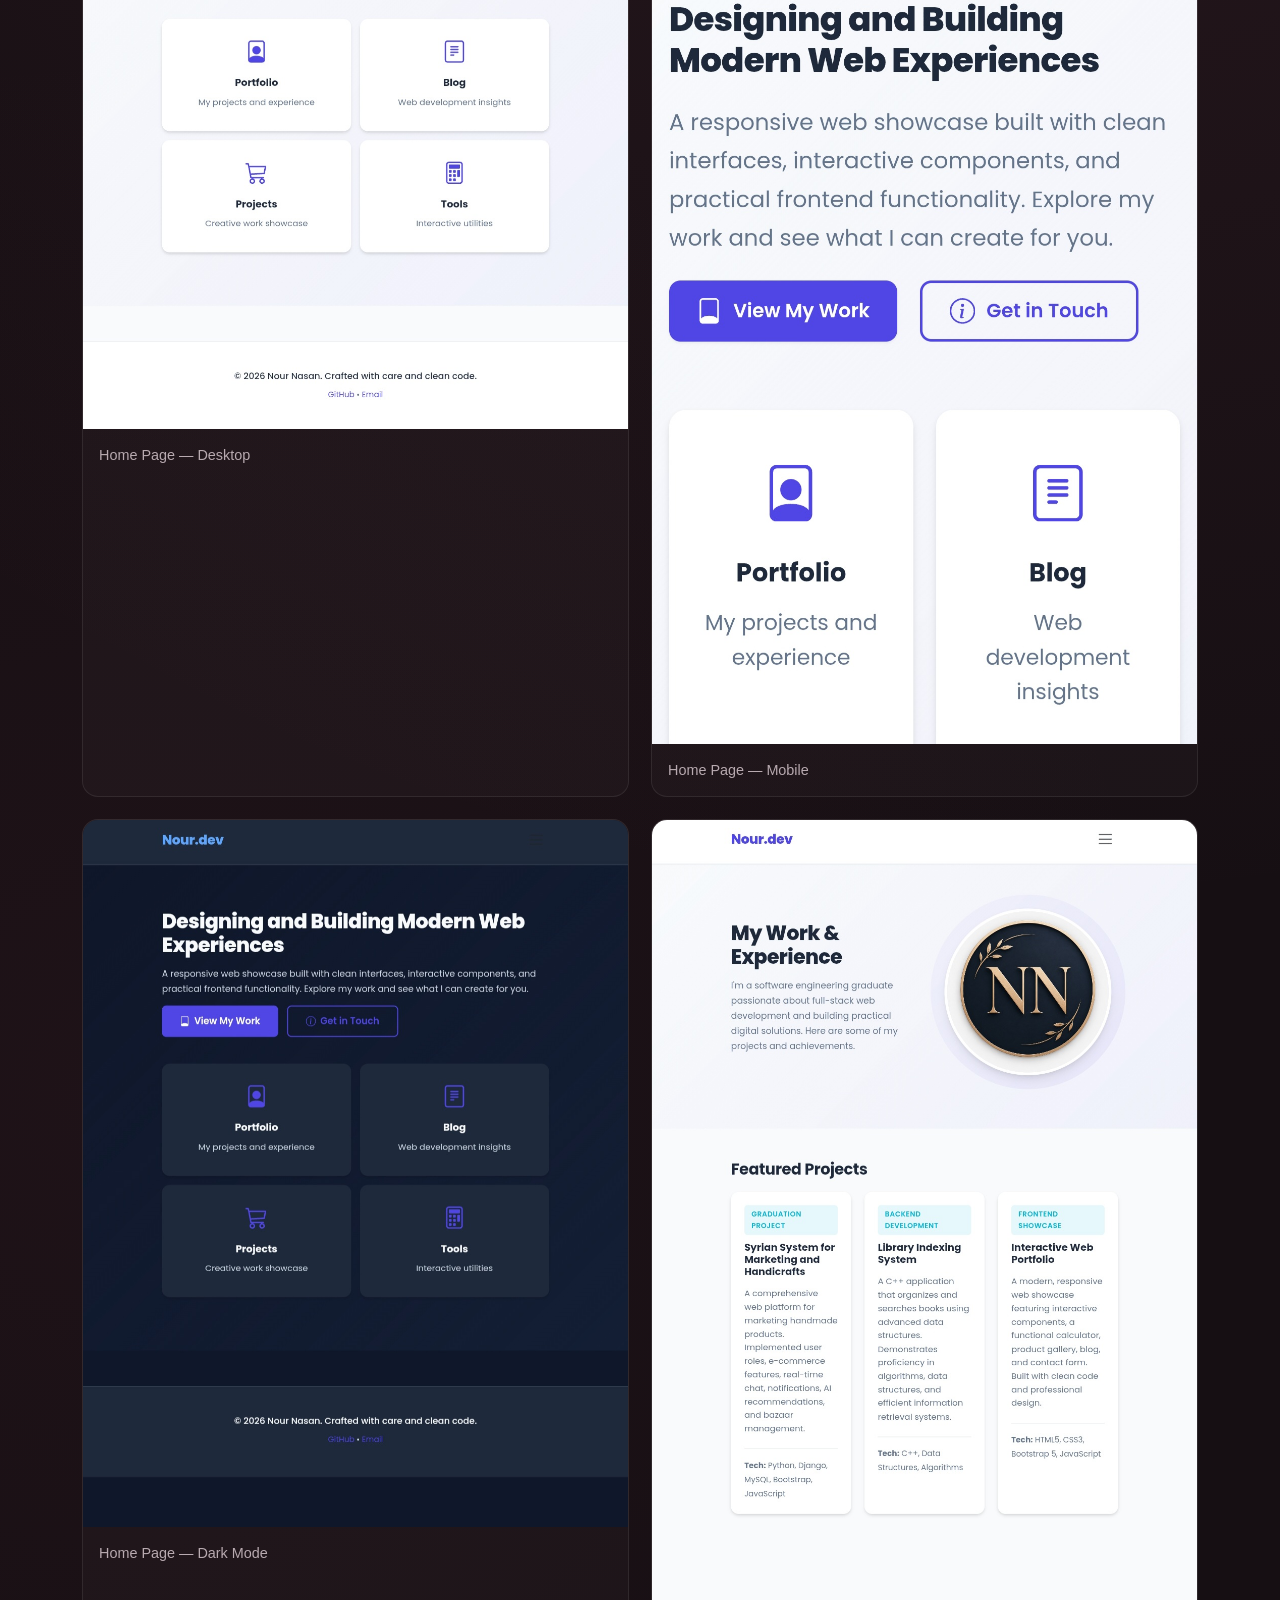
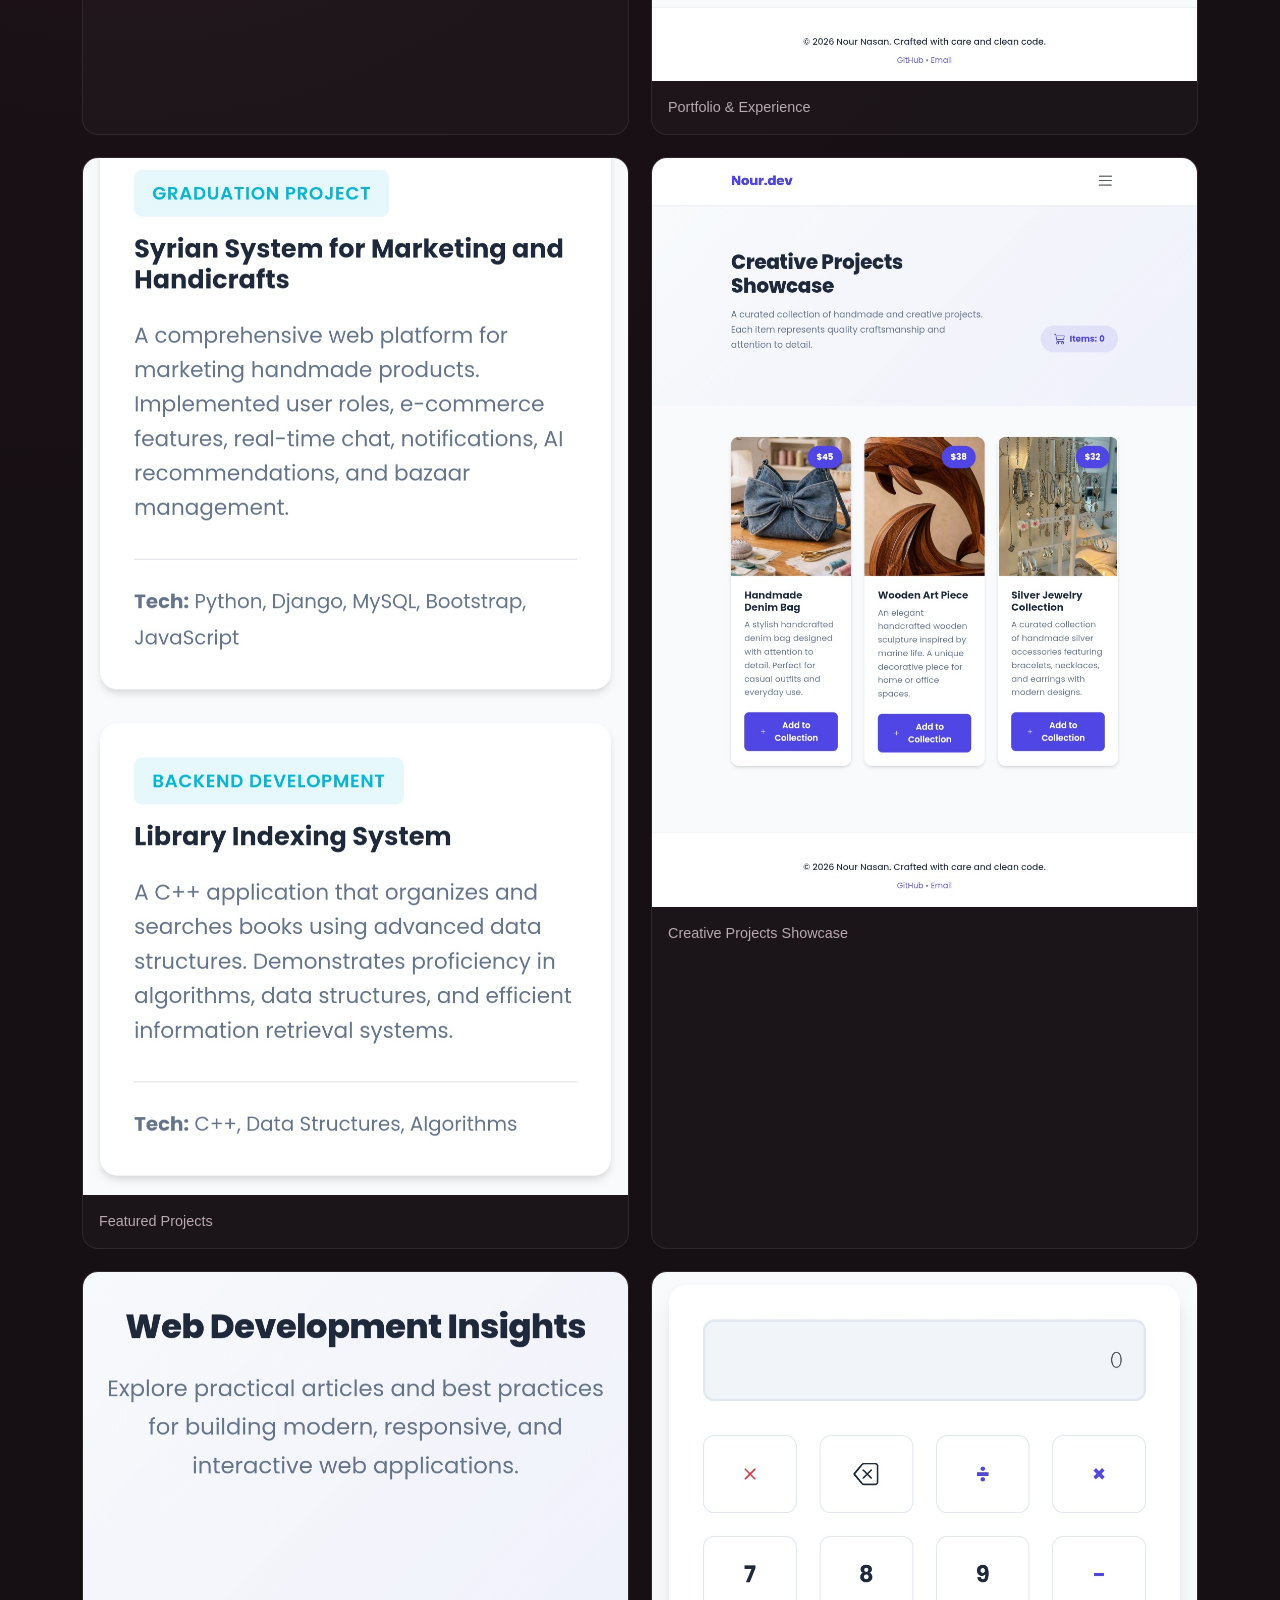
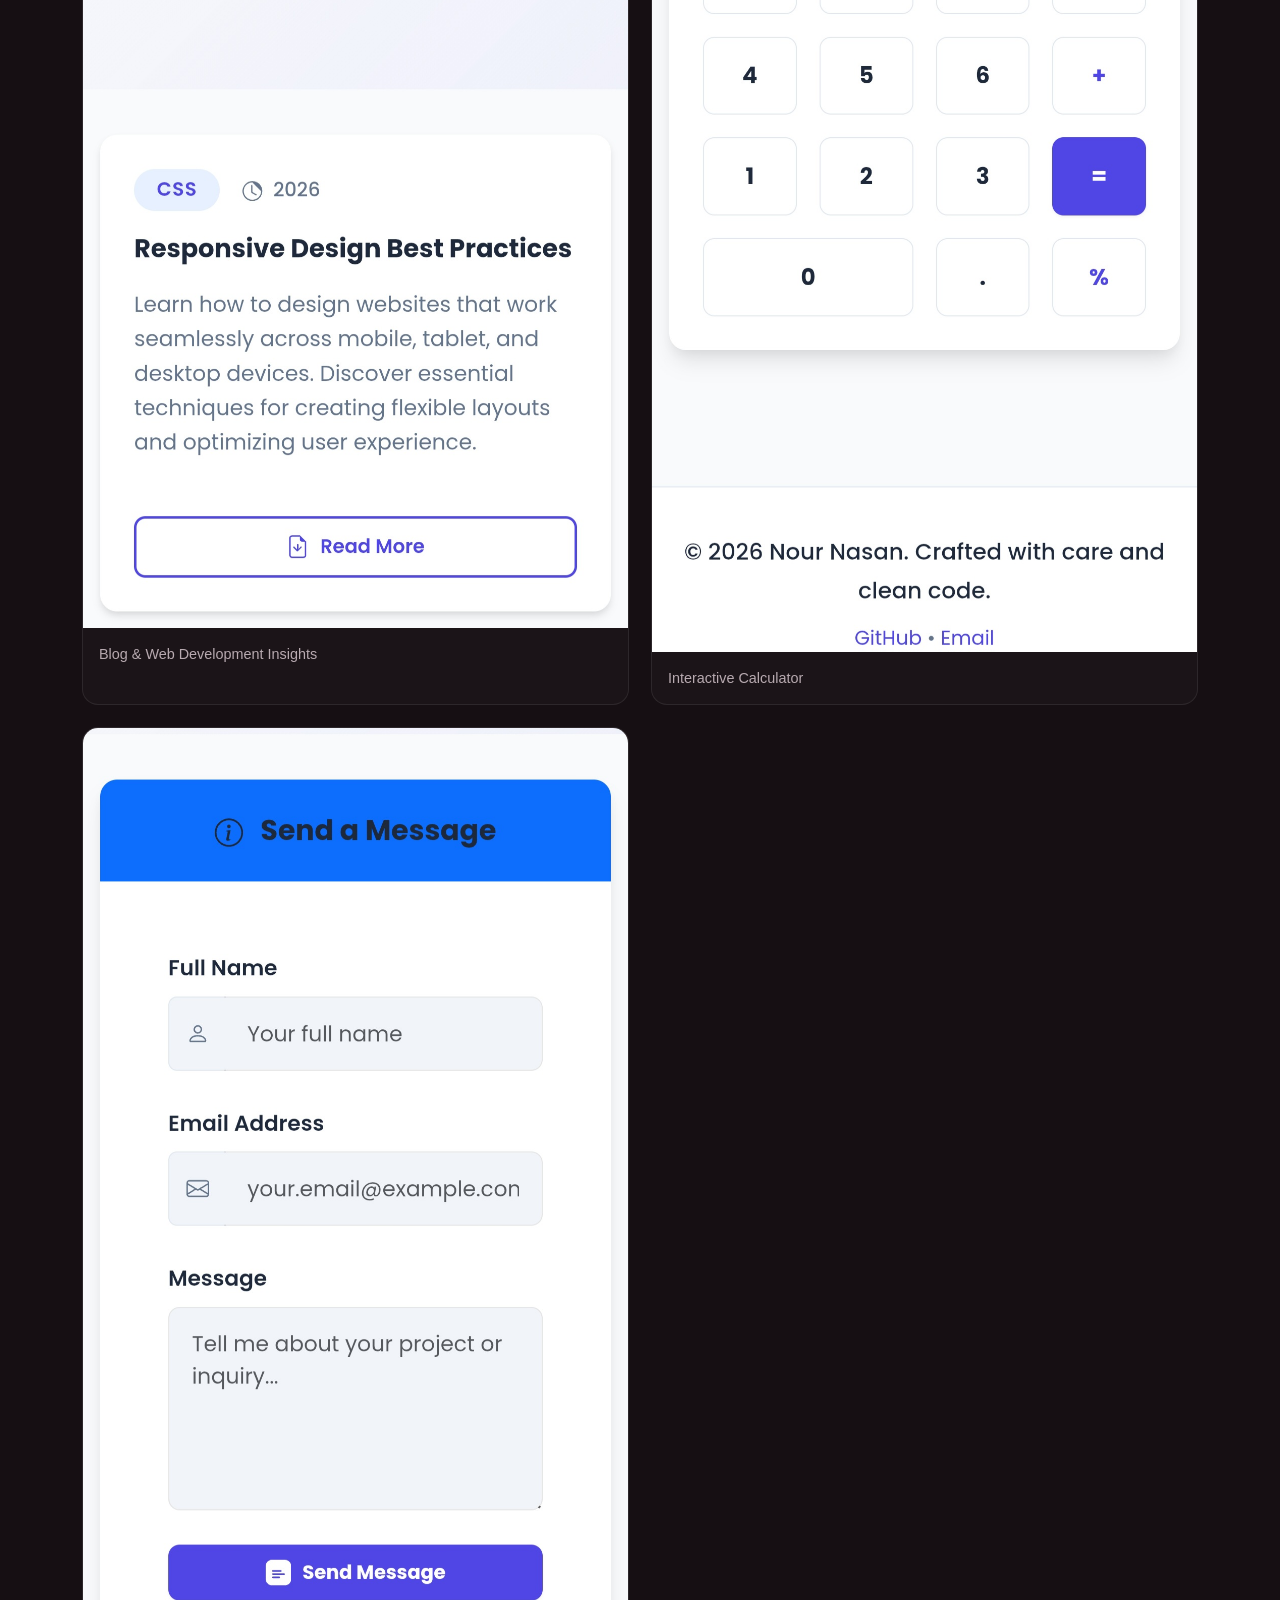
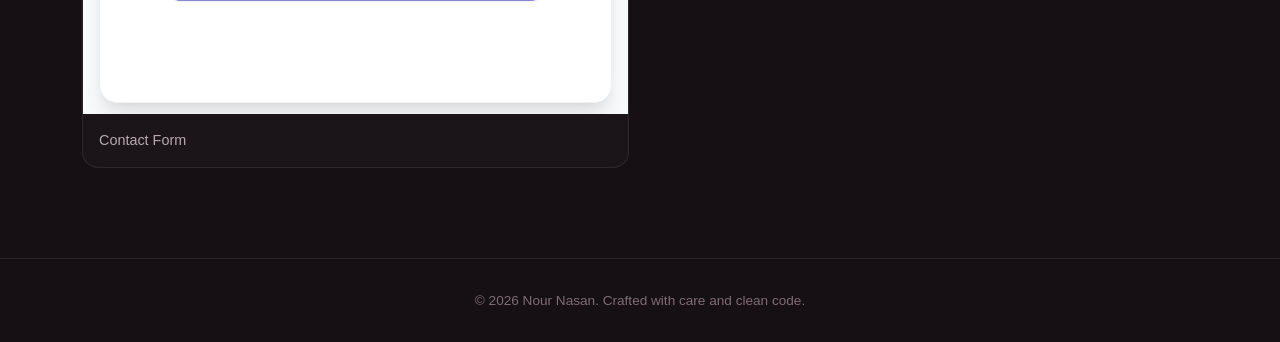
<file: projects/responsive-website.html>
<!DOCTYPE html>
<html lang="en">
<head>
    <meta charset="UTF-8">
    <meta name="viewport" content="width=device-width, initial-scale=1.0">

    <title>Responsive Interactive Website | Nour Nasan</title>

    <meta
        name="description"
        content="Detailed showcase of the Responsive Interactive Website developed by Nour Nasan."
    >

    <!-- Bootstrap -->
    <link
        href="https://cdn.jsdelivr.net/npm/bootstrap@5.3.3/dist/css/bootstrap.min.css"
        rel="stylesheet"
    >

    <!-- Bootstrap Icons -->
    <link
        rel="stylesheet"
        href="https://cdn.jsdelivr.net/npm/bootstrap-icons@1.11.3/font/bootstrap-icons.min.css"
    >

    <!-- Main Portfolio CSS -->
    <link rel="stylesheet" href="../css/style.css">

    <style>
        .project-page {
            padding: 130px 0 90px;
        }

        .project-page-header {
            margin-bottom: 70px;
        }

        .project-page-label {
            color: var(--accent-light);
            font-size: 0.8rem;
            font-weight: 700;
            letter-spacing: 3px;
            margin-bottom: 14px;
        }

        .project-page-title {
            font-size: clamp(2.3rem, 6vw, 4.5rem);
            font-weight: 800;
            letter-spacing: -2px;
            line-height: 1.05;
            margin-bottom: 24px;
        }

        .project-page-description {
            max-width: 850px;
            color: var(--text-secondary);
            font-size: 1.08rem;
            line-height: 1.9;
            margin-bottom: 28px;
        }

        .project-actions {
            display: flex;
            gap: 14px;
            flex-wrap: wrap;
            margin-bottom: 30px;
        }

        .project-actions a {
            padding: 11px 20px;
            border-radius: 9px;
            font-weight: 600;
            transition: 0.3s ease;
        }

        .project-actions .live-btn {
            background: var(--gradient);
            color: white;
        }

        .project-actions .github-btn {
            border: 1px solid var(--border);
            color: var(--text);
            background: rgba(255,255,255,0.03);
        }

        .project-actions a:hover {
            transform: translateY(-3px);
        }

        .project-tech-list {
            display: flex;
            flex-wrap: wrap;
            gap: 9px;
        }

        .project-tech-list span {
            padding: 6px 11px;
            border-radius: 7px;
            font-size: 0.8rem;
            color: var(--accent-light);
            background: rgba(125, 45, 70, 0.12);
            border: 1px solid rgba(125, 45, 70, 0.22);
        }

        .showcase-section {
            margin-top: 90px;
        }

        .showcase-title {
            font-size: 2rem;
            font-weight: 700;
            margin-bottom: 25px;
        }

        .feature-grid {
            display: grid;
            grid-template-columns: repeat(auto-fit, minmax(220px, 1fr));
            gap: 16px;
        }

        .feature-card {
            padding: 22px;
            background: rgba(255,255,255,0.025);
            border: 1px solid var(--border);
            border-radius: 14px;
        }

        .feature-card i {
            font-size: 1.4rem;
            color: var(--accent-light);
            margin-bottom: 12px;
            display: inline-block;
        }

        .feature-card h3 {
            font-size: 1rem;
            margin-bottom: 7px;
        }

        .feature-card p {
            margin: 0;
            color: var(--text-secondary);
            font-size: 0.9rem;
            line-height: 1.7;
        }

        .gallery-grid {
            display: grid;
            grid-template-columns: repeat(2, 1fr);
            gap: 22px;
        }

        .gallery-item {
            background: rgba(255,255,255,0.025);
            border: 1px solid var(--border);
            border-radius: 16px;
            overflow: hidden;
        }

        .gallery-item img {
            width: 100%;
            display: block;
            object-fit: cover;
        }

        .gallery-caption {
            padding: 14px 16px;
            color: var(--text-secondary);
            font-size: 0.9rem;
        }

        .back-link {
            display: inline-flex;
            align-items: center;
            gap: 8px;
            color: var(--text-secondary);
            margin-bottom: 35px;
            font-weight: 500;
        }

        .back-link:hover {
            color: var(--accent-light);
        }

        @media (max-width: 768px) {
            .gallery-grid {
                grid-template-columns: 1fr;
            }

            .project-page {
                padding-top: 110px;
            }
        }
    </style>
</head>

<body>

    <!-- Navbar -->
    <nav class="navbar navbar-expand-lg fixed-top">
        <div class="container">

            <a class="navbar-brand" href="../index.html">
                Nour Nasan
            </a>

            <button
                class="navbar-toggler"
                type="button"
                data-bs-toggle="collapse"
                data-bs-target="#navbarNav"
            >
                <span class="navbar-toggler-icon"></span>
            </button>

            <div class="collapse navbar-collapse" id="navbarNav">

                <ul class="navbar-nav ms-auto">

                    <li class="nav-item">
                        <a class="nav-link" href="../index.html#about">About</a>
                    </li>

                    <li class="nav-item">
                        <a class="nav-link" href="../index.html#skills">Skills</a>
                    </li>

                    <li class="nav-item">
                        <a class="nav-link" href="../index.html#projects">Projects</a>
                    </li>

                    <li class="nav-item">
                        <a class="nav-link" href="../index.html#contact">Contact</a>
                    </li>

                </ul>

            </div>
        </div>
    </nav>


    <main class="project-page">

        <div class="container">

            <a href="../index.html#projects" class="back-link">
                <i class="bi bi-arrow-left"></i>
                Back to Projects
            </a>

            <!-- Header -->
            <section class="project-page-header">

                <p class="project-page-label">
                    FRONT-END PROJECT
                </p>

                <h1 class="project-page-title">
                    Responsive Interactive Website
                </h1>

                <p class="project-page-description">
                    A responsive multi-page website created using HTML5,
                    CSS3, Bootstrap 5 and JavaScript. The project includes
                    reusable UI components, responsive layouts, interactive
                    functionality, a blog page, creative project showcase,
                    calculator and contact form.
                </p>

                <div class="project-actions">

    <a
        href="https://nour-nasan.github.io/interactive-web-task/"
        target="_blank"
        rel="noopener noreferrer"
        class="live-btn"
    >
        Live Demo
        <i class="bi bi-arrow-up-right"></i>
    </a>

    <a
        href="https://github.com/Nour-Nasan/interactive-web-task"
        target="_blank"
        rel="noopener noreferrer"
        class="github-btn"
    >
        GitHub
        <i class="bi bi-github"></i>
    </a>

</div>
                <div class="project-tech-list">
                    <span>HTML5</span>
                    <span>CSS3</span>
                    <span>Bootstrap 5</span>
                    <span>JavaScript</span>
                    <span>Responsive Design</span>
                </div>

            </section>


            <!-- Features -->
            <section class="showcase-section">

                <p class="section-label">
                    KEY FEATURES
                </p>

                <h2 class="showcase-title">
                    What the website includes
                </h2>

                <div class="feature-grid">

                    <div class="feature-card">
                        <i class="bi bi-phone"></i>
                        <h3>Responsive Design</h3>
                        <p>
                            The website adapts to mobile, tablet and desktop
                            screen sizes using responsive layouts.
                        </p>
                    </div>

                    <div class="feature-card">
                        <i class="bi bi-grid"></i>
                        <h3>Multi-Page Structure</h3>
                        <p>
                            The project includes multiple connected pages
                            with consistent navigation and visual styling.
                        </p>
                    </div>

                    <div class="feature-card">
                        <i class="bi bi-calculator"></i>
                        <h3>Interactive Calculator</h3>
                        <p>
                            A functional calculator built with JavaScript,
                            supporting common mathematical operations.
                        </p>
                    </div>

                    <div class="feature-card">
                        <i class="bi bi-journal-text"></i>
                        <h3>Blog Section</h3>
                        <p>
                            A blog interface designed to present articles,
                            development topics and responsive design content.
                        </p>
                    </div>

                    <div class="feature-card">
                        <i class="bi bi-images"></i>
                        <h3>Project Showcase</h3>
                        <p>
                            A visual projects section presenting creative
                            work using cards and responsive layouts.
                        </p>
                    </div>

                    <div class="feature-card">
                        <i class="bi bi-envelope"></i>
                        <h3>Contact Form</h3>
                        <p>
                            A structured contact form where visitors can
                            enter their name, email address and message.
                        </p>
                    </div>

                    <div class="feature-card">
                        <i class="bi bi-moon-stars"></i>
                        <h3>Dark Mode</h3>
                        <p>
                            The project includes an alternative dark visual
                            theme for improved viewing flexibility.
                        </p>
                    </div>

                    <div class="feature-card">
                        <i class="bi bi-bootstrap"></i>
                        <h3>Bootstrap Components</h3>
                        <p>
                            Bootstrap components and utilities are used for
                            layout, navigation, cards and responsive behavior.
                        </p>
                    </div>

                </div>

            </section>


            <!-- Gallery -->
            <section class="showcase-section">

                <p class="section-label">
                    PROJECT GALLERY
                </p>

                <h2 class="showcase-title">
                    Website Screens
                </h2>

                <div class="gallery-grid">

                    <div class="gallery-item">
                        <img
                            src="../assets/images/responsive-website/Home desktop.jpg"
                            alt="Desktop home page"
                        >
                        <div class="gallery-caption">
                            Home Page — Desktop
                        </div>
                    </div>

                    <div class="gallery-item">
                        <img
                            src="../assets/images/responsive-website/Home mobile.jpg"
                            alt="Mobile home page"
                        >
                        <div class="gallery-caption">
                            Home Page — Mobile
                        </div>
                    </div>

                    <div class="gallery-item">
                        <img
                            src="../assets/images/responsive-website/Home Dark.jpg"
                            alt="Dark mode home page"
                        >
                        <div class="gallery-caption">
                            Home Page — Dark Mode
                        </div>
                    </div>

                    <div class="gallery-item">
                        <img
                            src="../assets/images/responsive-website/Portfolio.jpg"
                            alt="Portfolio page"
                        >
                        <div class="gallery-caption">
                            Portfolio & Experience
                        </div>
                    </div>

                    <div class="gallery-item">
                        <img
                            src="../assets/images/responsive-website/Projects.jpg"
                            alt="Projects page"
                        >
                        <div class="gallery-caption">
                            Featured Projects
                        </div>
                    </div>

                    <div class="gallery-item">
                        <img
                            src="../assets/images/responsive-website/Products.jpg"
                            alt="Creative products page"
                        >
                        <div class="gallery-caption">
                            Creative Projects Showcase
                        </div>
                    </div>

                    <div class="gallery-item">
                        <img
                            src="../assets/images/responsive-website/Blog.jpg"
                            alt="Blog page"
                        >
                        <div class="gallery-caption">
                            Blog & Web Development Insights
                        </div>
                    </div>

                    <div class="gallery-item">
                        <img
                            src="../assets/images/responsive-website/Calculator.jpg"
                            alt="Calculator"
                        >
                        <div class="gallery-caption">
                            Interactive Calculator
                        </div>
                    </div>

                    <div class="gallery-item">
                        <img
                            src="../assets/images/responsive-website/Form.jpg"
                            alt="Contact form"
                        >
                        <div class="gallery-caption">
                            Contact Form
                        </div>
                    </div>

                </div>

            </section>

        </div>

    </main>


    <footer>
        <div class="container">
            <p>
                © 2026 Nour Nasan. Crafted with care and clean code.
            </p>
        </div>
    </footer>


    <script
        src="https://cdn.jsdelivr.net/npm/bootstrap@5.3.3/dist/js/bootstrap.bundle.min.js">
    </script>

</body>
</html>
</file>
<file: css/style.css>
/* =========================
   NOUR NASAN - PORTFOLIO
   DARK BURGUNDY / WINE THEME
   ========================= */

:root {
    --bg: #160f13;
    --bg-secondary: #1b1217;
    --card: #21171d;
    --card-hover: #291d24;

    --text: #f8f3f5;
    --text-secondary: #b8aab0;

    --accent: #b85f78;
    --accent-light: #d58ba0;
    --accent-blue: #c77991;

    --border: rgba(255, 255, 255, 0.08);

    --gradient: linear-gradient(
        135deg,
        #9d4f66,
        #c77991
    );
}


/* =========================
   GENERAL
   ========================= */

* {
    margin: 0;
    padding: 0;
    box-sizing: border-box;
}

html {
    scroll-behavior: smooth;
}

body {
    background:
        radial-gradient(
            circle at 80% 10%,
            rgba(184, 95, 120, 0.13),
            transparent 30%
        ),
        radial-gradient(
            circle at 10% 40%,
            rgba(118, 53, 73, 0.09),
            transparent 25%
        ),
        var(--bg);

    color: var(--text);

    font-family:
        Inter,
        -apple-system,
        BlinkMacSystemFont,
        "Segoe UI",
        sans-serif;

    line-height: 1.7;

    overflow-x: hidden;
}

a {
    text-decoration: none;
}

section {
    scroll-margin-top: 90px;
}


/* =========================
   NAVBAR
   ========================= */

.navbar {
    padding: 18px 0;

    background: rgba(22, 15, 19, 0.88);

    backdrop-filter: blur(18px);
    -webkit-backdrop-filter: blur(18px);

    border-bottom: 1px solid var(--border);
}

.navbar-brand {
    color: var(--text) !important;

    font-size: 1.25rem;
    font-weight: 700;

    letter-spacing: -0.4px;
}

.navbar-brand::after {
    content: ".";
    color: var(--accent-light);
}

.nav-link {
    color: var(--text-secondary) !important;

    font-size: 0.95rem;
    font-weight: 500;

    margin-left: 20px;

    transition: 0.3s ease;
}

.nav-link:hover {
    color: var(--text) !important;
}

.navbar-toggler {
    border: 1px solid var(--border);
}

.navbar-toggler:focus {
    box-shadow: none;
}

.navbar-toggler-icon {
    filter: invert(1);
}


/* =========================
   HERO
   ========================= */

.hero-section {
    min-height: 100vh;

    display: flex;
    align-items: center;

    position: relative;

    padding: 130px 0 80px;
}

.hero-content {
    max-width: 850px;
}

.hero-intro {
    color: var(--accent-light);

    font-size: 1rem;
    font-weight: 600;

    margin-bottom: 14px;

    letter-spacing: 1px;
}

.hero-content h1 {
    font-size: clamp(3.5rem, 9vw, 7rem);

    font-weight: 800;

    letter-spacing: -4px;
    line-height: 0.98;

    margin-bottom: 24px;

    background: linear-gradient(
        120deg,
        #fffafb 20%,
        #e4bdc8 60%,
        #b85f78
    );

    -webkit-background-clip: text;
    background-clip: text;

    color: transparent;
}

.hero-content h2 {
    font-size: clamp(1.25rem, 3vw, 1.8rem);

    color: #dccfd4;

    font-weight: 500;

    margin-bottom: 25px;
}

.hero-content h2 span {
    color: var(--accent);
    margin: 0 8px;
}

.hero-description {
    max-width: 650px;

    color: var(--text-secondary);

    font-size: 1.08rem;

    margin-bottom: 34px;
}

.hero-buttons {
    display: flex;
    gap: 15px;

    flex-wrap: wrap;

    margin-bottom: 35px;
}

.primary-btn,
.secondary-btn {
    padding: 12px 23px;

    border-radius: 9px;

    font-weight: 600;

    transition: 0.3s ease;
}

.primary-btn {
    background: var(--gradient);
    color: white;

    border: none;
}

.primary-btn:hover {
    color: white;

    transform: translateY(-3px);

    box-shadow:
        0 10px 30px rgba(184, 95, 120, 0.25);
}

.secondary-btn {
    color: var(--text);

    border: 1px solid var(--border);

    background: rgba(255, 255, 255, 0.03);
}

.secondary-btn:hover {
    color: white;

    border-color: rgba(184, 95, 120, 0.6);

    background: rgba(184, 95, 120, 0.08);

    transform: translateY(-3px);
}


/* =========================
   SOCIAL ICONS
   ========================= */

.hero-socials {
    display: flex;
    gap: 20px;
}

.hero-socials a {
    color: var(--text-secondary);

    font-size: 1.4rem;

    transition: 0.3s ease;
}

.hero-socials a:hover {
    color: var(--accent-light);

    transform: translateY(-3px);
}


/* =========================
   SECTIONS
   ========================= */

.section {
    padding: 110px 0;
}

.section-label {
    color: var(--accent-light);

    font-size: 0.8rem;
    font-weight: 700;

    letter-spacing: 3px;

    margin-bottom: 12px;
}

.section-title {
    max-width: 750px;

    font-size: clamp(2rem, 5vw, 3.5rem);

    font-weight: 700;

    letter-spacing: -2px;

    margin-bottom: 40px;
}

.about-text {
    max-width: 800px;

    color: var(--text-secondary);

    font-size: 1.15rem;

    line-height: 2;
}


/* =========================
   SKILLS
   ========================= */

.skills-grid {
    display: grid;

    grid-template-columns:
        repeat(auto-fit, minmax(150px, 1fr));

    gap: 15px;
}

.skill-card {
    min-height: 90px;

    display: flex;
    align-items: center;
    justify-content: center;

    padding: 20px;

    background: rgba(255, 255, 255, 0.025);

    border: 1px solid var(--border);

    border-radius: 12px;

    color: #eadfe3;

    font-weight: 600;

    transition: 0.3s ease;
}

.skill-card:hover {
    transform: translateY(-5px);

    background: rgba(184, 95, 120, 0.08);

    border-color: rgba(184, 95, 120, 0.35);
}


/* =========================
   PROJECTS
   ========================= */

.projects-grid {
    display: grid;
    gap: 35px;
}

.project-card {
    display: grid;

    grid-template-columns: 1fr 1fr;

    background: rgba(255, 255, 255, 0.025);

    border: 1px solid var(--border);

    border-radius: 18px;

    overflow: hidden;

    transition: 0.35s ease;
}

.project-card:hover {
    transform: translateY(-5px);

    border-color: rgba(184, 95, 120, 0.28);

    box-shadow:
        0 25px 60px rgba(0, 0, 0, 0.25);
}

.project-image {
    min-height: 350px;

    background:
        linear-gradient(
            135deg,
            rgba(184, 95, 120, 0.15),
            rgba(108, 52, 69, 0.07)
        );

    display: flex;
    align-items: center;
    justify-content: center;

    border-right: 1px solid var(--border);
}

.image-placeholder {
    color: #806b73;

    font-size: 0.9rem;

    letter-spacing: 1px;
}

.project-content {
    padding: 45px;

    display: flex;
    flex-direction: column;

    justify-content: center;
}

.project-type {
    color: var(--accent-light);

    font-size: 0.75rem;
    font-weight: 700;

    text-transform: uppercase;

    letter-spacing: 1.5px;

    margin-bottom: 12px;
}

.project-content h3 {
    font-size: 1.65rem;

    font-weight: 700;

    margin-bottom: 18px;
}

.project-content p {
    color: var(--text-secondary);

    margin-bottom: 22px;
}

.project-tech {
    display: flex;

    flex-wrap: wrap;

    gap: 8px;

    margin-bottom: 25px;
}

.project-tech span {
    padding: 5px 10px;

    border-radius: 6px;

    background: rgba(184, 95, 120, 0.09);

    border: 1px solid rgba(184, 95, 120, 0.15);

    color: #e2a8b8;

    font-size: 0.78rem;
}

.project-links {
    display: flex;

    flex-wrap: wrap;

    gap: 20px;
}

.project-link {
    color: white;

    font-size: 0.9rem;
    font-weight: 600;

    transition: 0.3s;
}

.project-link i {
    margin-left: 5px;
}

.project-link:hover {
    color: var(--accent-light);
}

.project-image img {
    width: 100%;
    height: 100%;
    object-fit: cover;
    display: block;
}

.project-cover {
    min-height: 350px;
}


/* =========================
   CONTACT
   ========================= */

.contact-section {
    text-align: center;

    padding-bottom: 130px;
}

.contact-section .section-title {
    margin-left: auto;
    margin-right: auto;
}

.contact-text {
    max-width: 600px;

    margin:
        -15px auto
        35px;

    color: var(--text-secondary);

    font-size: 1.05rem;
}

.contact-links {
    display: flex;

    justify-content: center;

    flex-wrap: wrap;

    gap: 15px;
}

.contact-links a {
    color: var(--text);

    padding: 11px 20px;

    border: 1px solid var(--border);

    border-radius: 8px;

    background: rgba(255, 255, 255, 0.025);

    transition: 0.3s ease;
}

.contact-links a i {
    margin-right: 7px;
}

.contact-links a:hover {
    transform: translateY(-3px);

    color: var(--accent-light);

    border-color: rgba(184, 95, 120, 0.4);
}


/* =========================
   FOOTER
   ========================= */

footer {
    padding: 30px 0;

    text-align: center;

    border-top: 1px solid var(--border);
}

footer p {
    margin: 0;

    color: #7f6d74;

    font-size: 0.85rem;
}


/* =========================
   RESPONSIVE
   ========================= */

@media (max-width: 991px) {

    .navbar-collapse {
        padding-top: 15px;
    }

    .nav-link {
        margin-left: 0;

        padding: 10px 0 !important;
    }

    .project-card {
        grid-template-columns: 1fr;
    }

    .project-image {
        min-height: 280px;

        border-right: none;

        border-bottom: 1px solid var(--border);
    }
}


@media (max-width: 576px) {

    .project-cover {
        min-height: 220px;
    }

    .hero-section {
        min-height: 95vh;

        padding-top: 120px;
    }

    .hero-content h1 {
        font-size: 3.4rem;

        letter-spacing: -2.5px;
    }

    .hero-content h2 {
        font-size: 1.1rem;

        line-height: 1.7;
    }

    .hero-description {
        font-size: 0.98rem;
    }

    .section {
        padding: 80px 0;
    }

    .section-title {
        letter-spacing: -1px;
    }

    .skills-grid {
        grid-template-columns:
            repeat(2, 1fr);
    }

    .skill-card {
        min-height: 75px;

        font-size: 0.88rem;
    }

    .project-content {
        padding: 28px 22px;
    }

    .project-content h3 {
        font-size: 1.4rem;
    }

    .project-image {
        min-height: 220px;
    }

    .contact-links {
        flex-direction: column;

        align-items: stretch;
    }

    .contact-links a {
        width: 100%;
    }
}
</file>
